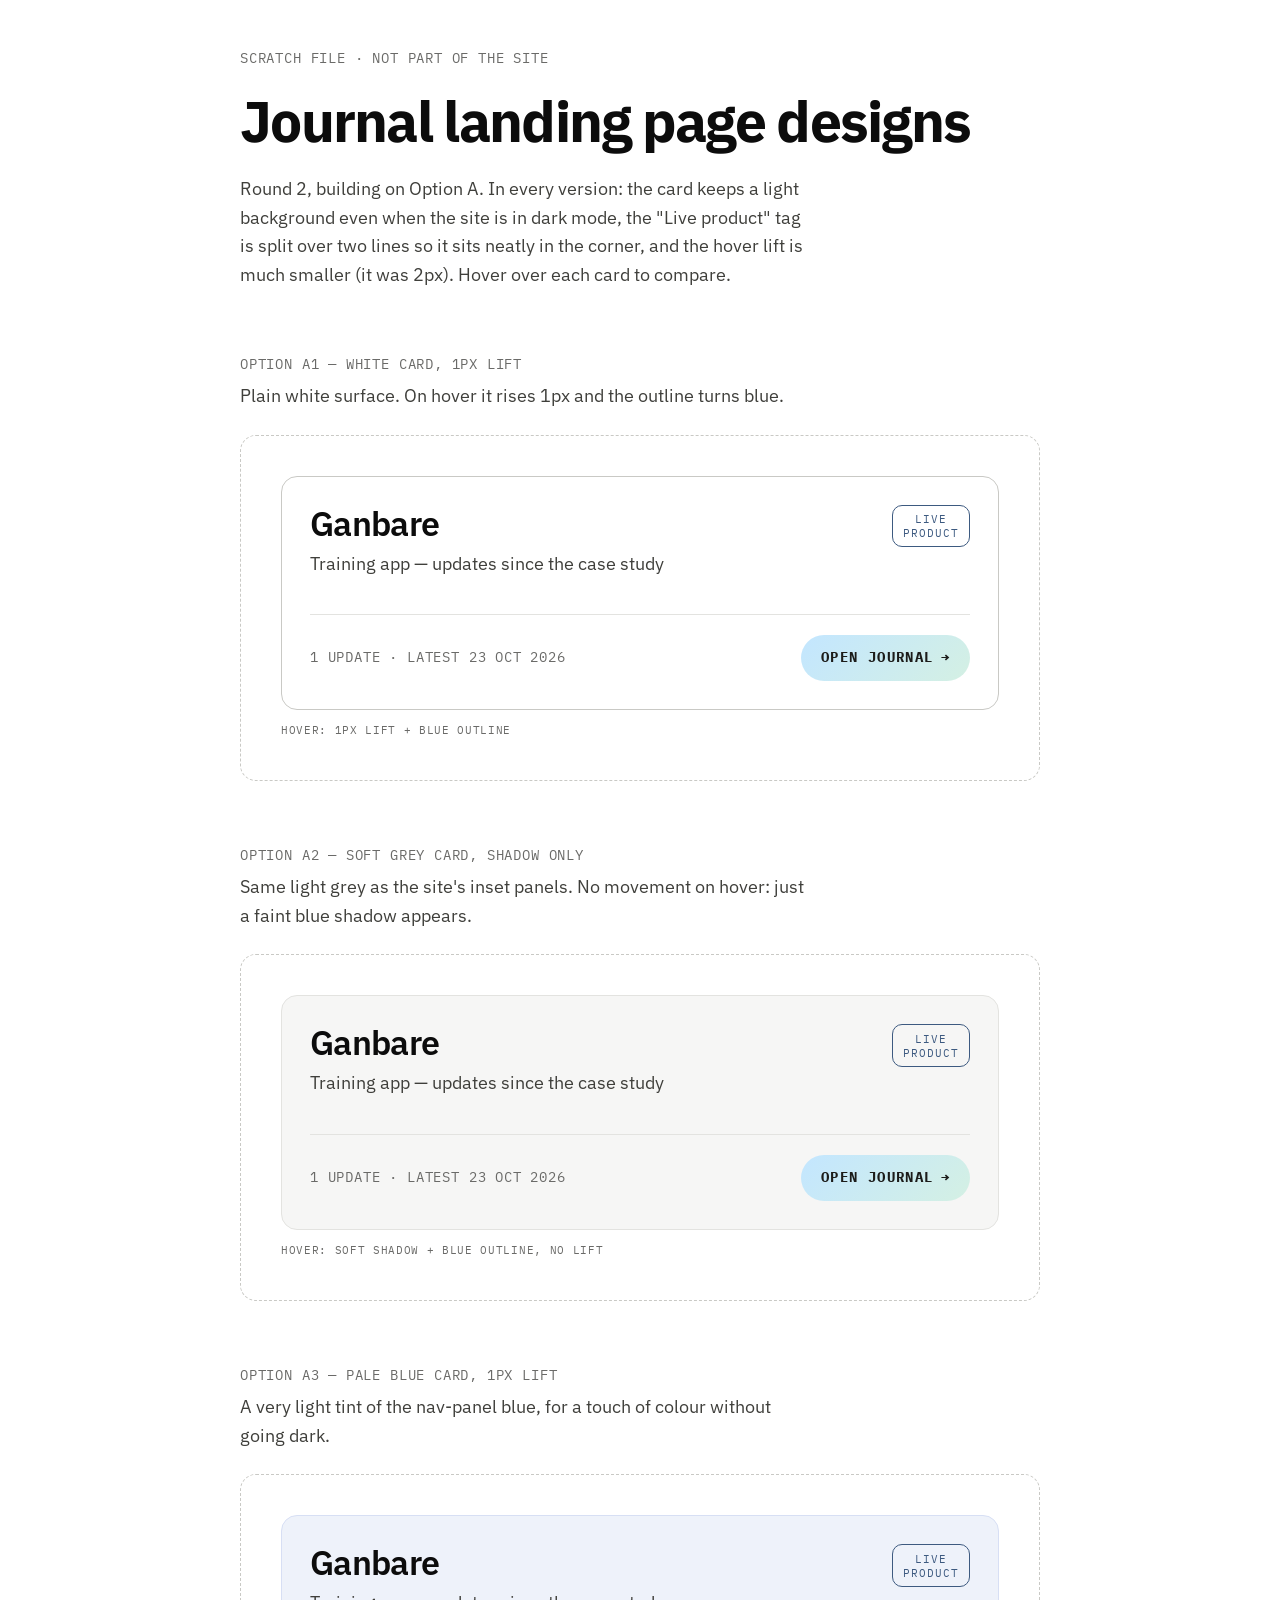
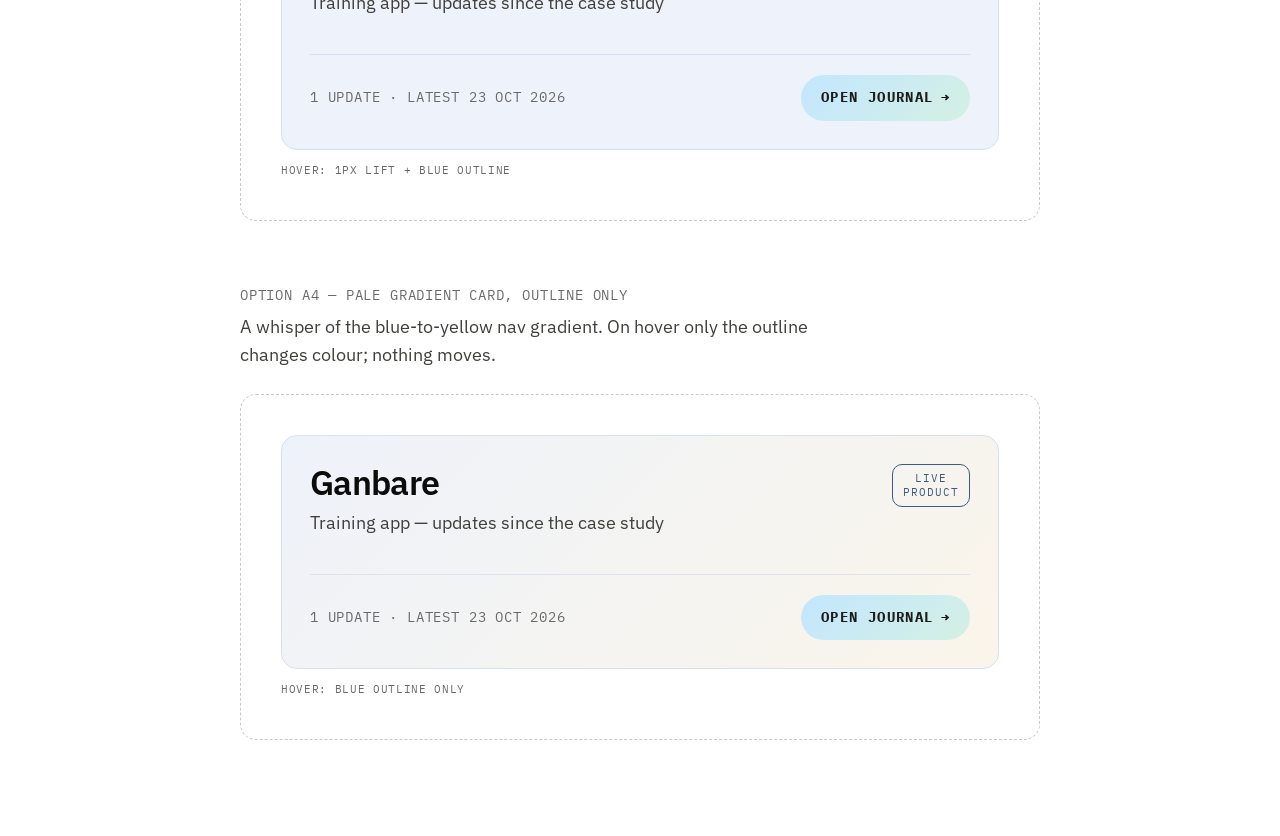
<file: journal-landing-page-designs.html>
<!doctype html>
<html lang="en">
<head>
<meta charset="utf-8">
<meta name="viewport" content="width=device-width, initial-scale=1">
<title>Journal landing page designs</title>
<link rel="preconnect" href="https://fonts.googleapis.com">
<link rel="stylesheet" href="https://fonts.googleapis.com/css2?family=IBM+Plex+Mono:wght@400;500&family=IBM+Plex+Sans:ital,wght@0,400;0,500;0,600;0,700;1,400&display=swap">
<link rel="stylesheet" href="styles.css">
<style>
  /* Scratch comparison page -- not linked from the site. */
  body { background: var(--bg); color: var(--ink); font-family: var(--font-sans); margin: 0; }
  .wrap { max-width: var(--content); margin: 0 auto; padding: 3rem 16px 6rem; }
  .option { margin-top: 4rem; }
  .option__label { font-family: var(--font-mono); font-size: var(--step--1); letter-spacing: .06em; text-transform: uppercase; color: var(--muted); margin: 0 0 .4rem; }
  .option__note { color: var(--ink-soft); max-width: var(--measure); margin: 0 0 1.5rem; }
  .mock { border: 1px dashed var(--line-strong); border-radius: 16px; padding: clamp(1.25rem, 4vw, 2.5rem); }

  /* ---- shared card: Option A as now on the site, but with a LIGHT surface
     in both themes (fixed colours, so it never turns black in dark mode) ---- */
  .card {
    --c-bg: #ffffff; --c-ink: #0c0c0c; --c-soft: #3f3f3b; --c-muted: #6a6a68;
    --c-line: #e3e3e0; --c-edge: #c9c9c5; --c-blue: #3d5a80;
    display: grid; gap: 2.25rem; padding: 1.75rem;
    background: var(--c-bg); color: var(--c-ink);
    border: 1px solid var(--c-edge); border-radius: 16px;
    text-decoration: none;
    transition: border-color .2s, transform .2s, box-shadow .2s;
  }
  .card__top { display: flex; justify-content: space-between; align-items: start; gap: 1rem; }
  .card__name { display: block; font-size: var(--step-2); font-weight: 600; letter-spacing: -.02em; line-height: 1.15; }
  .card__desc { display: block; margin-top: .4rem; color: var(--c-soft); }
  .card__foot { display: flex; justify-content: space-between; align-items: center; flex-wrap: wrap; gap: 1rem; padding-top: 1.25rem; border-top: 1px solid var(--c-line); }
  .card__count { font-family: var(--font-mono); font-size: var(--step--1); letter-spacing: .06em; text-transform: uppercase; color: var(--c-muted); }

  /* Corner tag split over two lines: narrower, so it sits snug in the corner */
  .tag {
    flex-shrink: 0; display: block; text-align: center;
    font-family: var(--font-mono); font-size: .7rem; line-height: 1.25;
    letter-spacing: .08em; text-transform: uppercase;
    color: var(--c-blue); border: 1px solid var(--c-blue);
    padding: .4rem .65rem; border-radius: 10px;
  }

  /* Backgrounds */
  .bg-white  { --c-bg: #ffffff; }
  .bg-grey   { --c-bg: #f6f6f5; --c-edge: #e3e3e0; }
  .bg-blue   { --c-bg: #eef2fa; --c-edge: #d7dff4; --c-line: #d7dff4; }
  .bg-grad   { background: linear-gradient(135deg in oklab, #eef2fa, #faf5ea); --c-edge: #d7dff4; --c-line: #dfe3ee; }

  /* Hover lifts -- all discreet */
  .lift-1:hover { transform: translateY(-1px); border-color: var(--c-blue); }
  .lift-shadow:hover { box-shadow: 0 4px 14px rgb(61 90 128 / .10); border-color: var(--c-blue); }
  .lift-none:hover { border-color: var(--c-blue); }
  @media (prefers-reduced-motion: reduce) { .card { transition: none; } .card:hover { transform: none; } }

  .hint { font-family: var(--font-mono); font-size: .7rem; letter-spacing: .06em; text-transform: uppercase; color: var(--muted); margin: .75rem 0 0; }
</style>
</head>
<body>
<div class="wrap">
  <p class="option__label">Scratch file &middot; not part of the site</p>
  <h1 style="font-size:var(--step-3);margin:.3rem 0 .5rem;letter-spacing:-.03em">Journal landing page designs</h1>
  <p class="option__note">Round 2, building on Option A. In every version: the card keeps a light background even when the site is in dark mode, the "Live product" tag is split over two lines so it sits neatly in the corner, and the hover lift is much smaller (it was 2px). Hover over each card to compare.</p>

  <section class="option">
    <p class="option__label">Option A1 &mdash; White card, 1px lift</p>
    <p class="option__note">Plain white surface. On hover it rises 1px and the outline turns blue.</p>
    <div class="mock">
      <a class="card bg-white lift-1" href="#">
        <span class="card__top">
          <span><span class="card__name">Ganbare</span><span class="card__desc">Training app &mdash; updates since the case study</span></span>
          <span class="tag">Live<br>product</span>
        </span>
        <span class="card__foot"><span class="card__count">1 update &middot; Latest 23 Oct 2026</span><span class="link-arrow">Open journal <span aria-hidden="true">&rarr;</span></span></span>
      </a>
      <p class="hint">Hover: 1px lift + blue outline</p>
    </div>
  </section>

  <section class="option">
    <p class="option__label">Option A2 &mdash; Soft grey card, shadow only</p>
    <p class="option__note">Same light grey as the site's inset panels. No movement on hover: just a faint blue shadow appears.</p>
    <div class="mock">
      <a class="card bg-grey lift-shadow" href="#">
        <span class="card__top">
          <span><span class="card__name">Ganbare</span><span class="card__desc">Training app &mdash; updates since the case study</span></span>
          <span class="tag">Live<br>product</span>
        </span>
        <span class="card__foot"><span class="card__count">1 update &middot; Latest 23 Oct 2026</span><span class="link-arrow">Open journal <span aria-hidden="true">&rarr;</span></span></span>
      </a>
      <p class="hint">Hover: soft shadow + blue outline, no lift</p>
    </div>
  </section>

  <section class="option">
    <p class="option__label">Option A3 &mdash; Pale blue card, 1px lift</p>
    <p class="option__note">A very light tint of the nav-panel blue, for a touch of colour without going dark.</p>
    <div class="mock">
      <a class="card bg-blue lift-1" href="#">
        <span class="card__top">
          <span><span class="card__name">Ganbare</span><span class="card__desc">Training app &mdash; updates since the case study</span></span>
          <span class="tag">Live<br>product</span>
        </span>
        <span class="card__foot"><span class="card__count">1 update &middot; Latest 23 Oct 2026</span><span class="link-arrow">Open journal <span aria-hidden="true">&rarr;</span></span></span>
      </a>
      <p class="hint">Hover: 1px lift + blue outline</p>
    </div>
  </section>

  <section class="option">
    <p class="option__label">Option A4 &mdash; Pale gradient card, outline only</p>
    <p class="option__note">A whisper of the blue-to-yellow nav gradient. On hover only the outline changes colour; nothing moves.</p>
    <div class="mock">
      <a class="card bg-grad lift-none" href="#">
        <span class="card__top">
          <span><span class="card__name">Ganbare</span><span class="card__desc">Training app &mdash; updates since the case study</span></span>
          <span class="tag">Live<br>product</span>
        </span>
        <span class="card__foot"><span class="card__count">1 update &middot; Latest 23 Oct 2026</span><span class="link-arrow">Open journal <span aria-hidden="true">&rarr;</span></span></span>
      </a>
      <p class="hint">Hover: blue outline only</p>
    </div>
  </section>
</div>
</body>
</html>
</file>
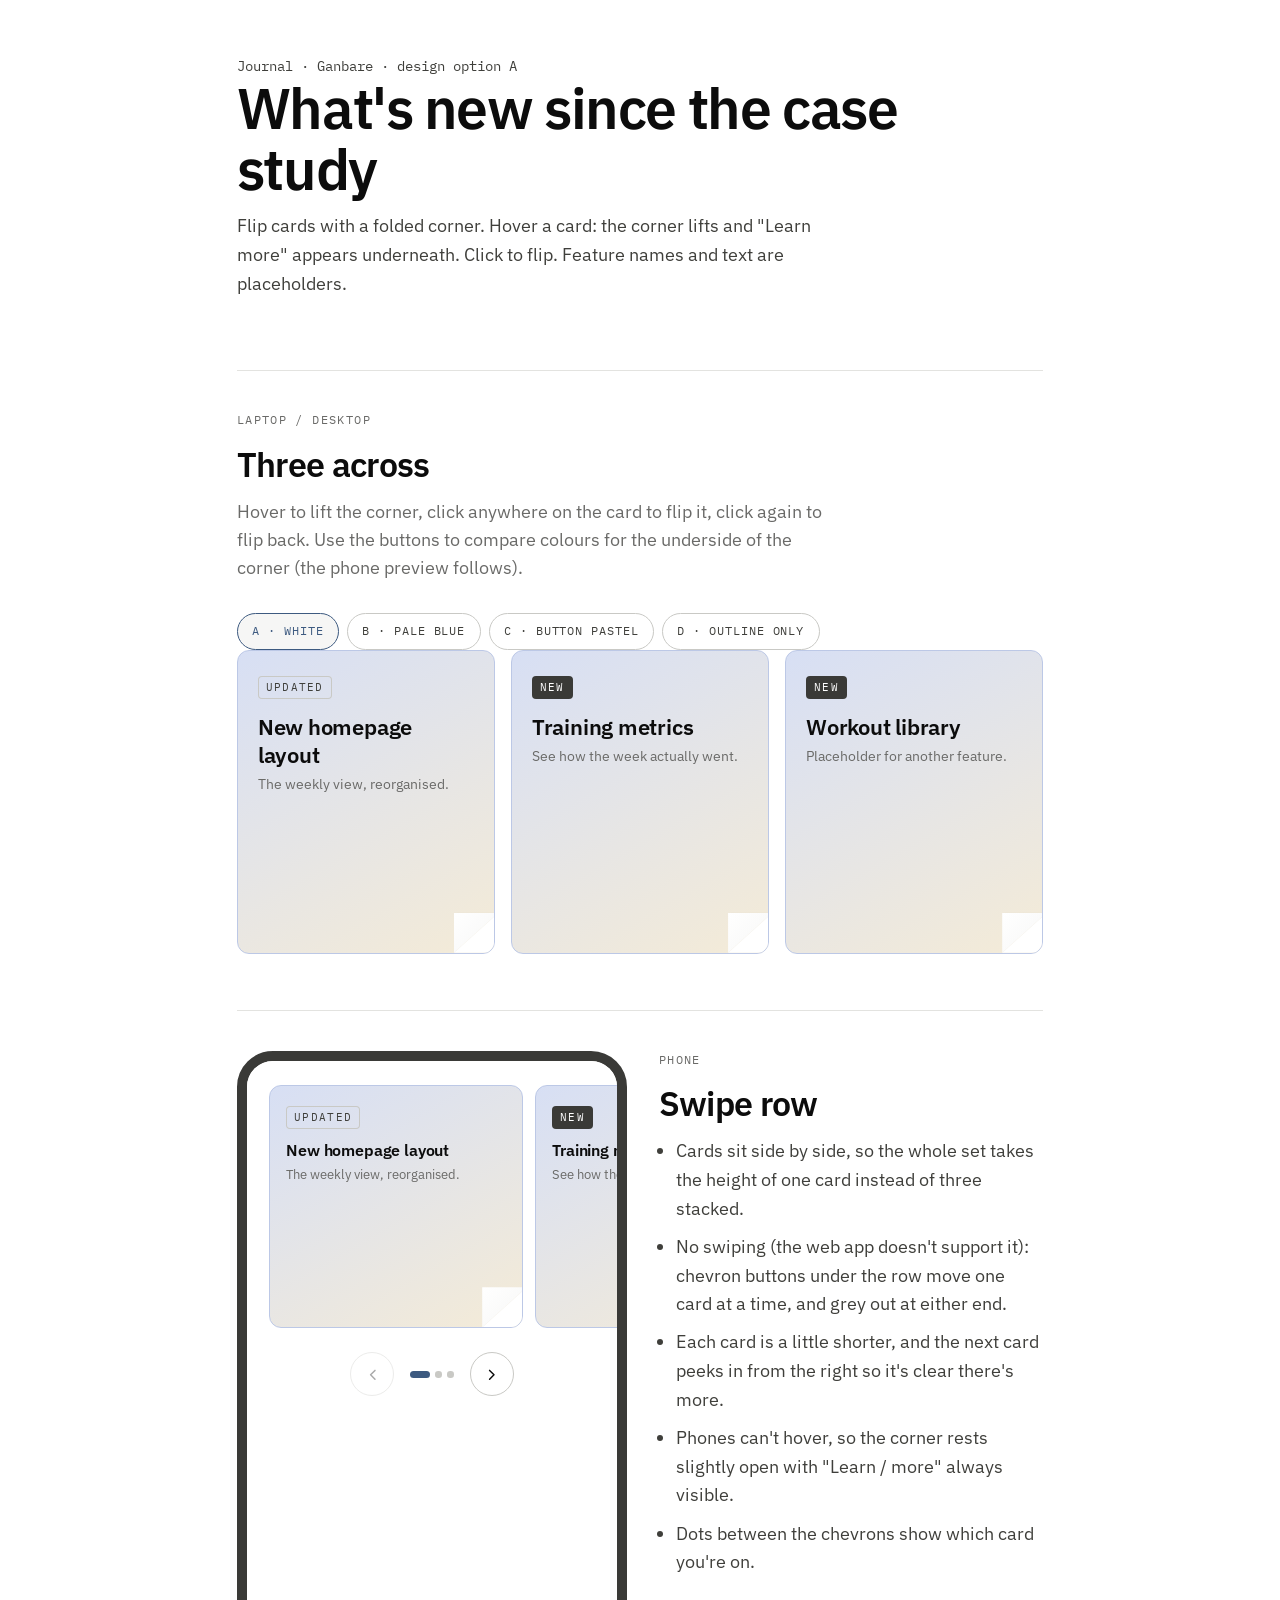
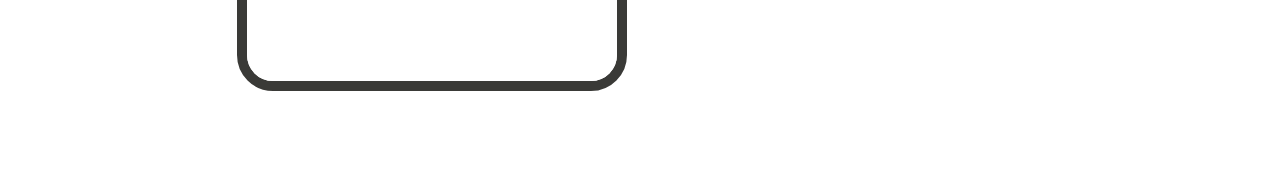
<file: assets/journal/feature-cards-options.html>
<!doctype html>
<html lang="en">
<head>
<meta charset="utf-8">
<meta name="viewport" content="width=device-width, initial-scale=1">
<title>Feature cards — flip + folded corner</title>
<link rel="stylesheet" href="https://fonts.googleapis.com/css2?family=IBM+Plex+Mono:wght@400;500&family=IBM+Plex+Sans:ital,wght@0,400;0,500;0,600;0,700;1,400&display=swap">
<link rel="stylesheet" href="../../styles.css">
<style>
  /* No absolute positioning: stacked layers share one grid cell, so every
     card is exactly as tall as its content and nothing spills over. */

  /* ---------- page ---------- */
  .mk { max-width: 60rem; margin: 0 auto; padding: 0 var(--gutter) var(--rhythm); }
  .mk-head { padding: 3.5rem 0 1rem; }
  .mk-eyebrow { margin: 0 0 1rem; font-family: var(--font-mono); font-size: var(--step--1); color: var(--muted); }
  .mk-head h1 { margin: 0 0 .75rem; font-size: var(--step-3); font-weight: 600; letter-spacing: -.025em; line-height: 1.08; }
  .mk-head p { margin: 0; max-width: 38rem; color: var(--ink-soft); line-height: 1.6; }
  .mk-opt { margin-top: 3.5rem; padding-top: 2.5rem; border-top: 1px solid var(--line); }
  .mk-opt__label { margin: 0 0 .5rem; font-family: var(--font-mono); font-size: .72rem; letter-spacing: .12em; text-transform: uppercase; color: var(--muted); }
  .mk-opt h2 { margin: 0 0 .4rem; font-size: var(--step-2); font-weight: 600; letter-spacing: -.02em; }
  .mk-opt__desc { margin: 0 0 2rem; max-width: 38rem; color: var(--muted); line-height: 1.55; }

  /* inside the phone preview: just the cards */
  .is-embed .mk-head, .is-embed .mk-opt__intro, .is-embed .phone-preview { display: none; }
  .is-embed .mk-opt { margin-top: 0; border-top: 0; padding-top: 1.5rem; }

  /* ---------- card text ---------- */
  .kind { display: inline-block; padding: .2rem .5rem; border-radius: 4px; font-family: var(--font-mono); font-size: .66rem; letter-spacing: .12em; text-transform: uppercase; background: var(--panel); color: var(--panel-ink); }
  .kind--upd { background: transparent; color: var(--ink-soft); box-shadow: inset 0 0 0 1px var(--line-strong); }
  .f-name { display: block; margin: .85rem 0 .3rem; font-size: var(--step-1); font-weight: 600; line-height: 1.25; letter-spacing: -.01em; }
  .f-teaser { display: block; font-size: var(--step--1); color: var(--muted); line-height: 1.5; }
  .f-text { display: block; font-size: var(--step--1); color: var(--ink-soft); line-height: 1.6; }
  .shot { display: block; width: 100%; aspect-ratio: 16 / 10; object-fit: cover; object-position: top; border-radius: 8px; border: 1px solid var(--line); background: var(--bg-inset); }

  /* ---------- layout: 3 across on desktop, swipe row on phone ---------- */
  .cards { display: grid; gap: 1rem; grid-template-columns: repeat(3, 1fr); }
  .swipe-hint { display: none; }
  @media (max-width: 639px) {
    /* No swiping in the web app: the row doesn't scroll by touch
       (overflow hidden); the chevron buttons move it one card at a time. */
    .cards {
      grid-template-columns: none; grid-auto-flow: column; grid-auto-columns: 78%;
      gap: .75rem; overflow-x: hidden; scroll-behavior: smooth;
      margin-inline: calc(var(--gutter) * -1); padding: 0 var(--gutter) .75rem;
      scroll-padding-inline: var(--gutter);
    }
    .swipe-hint { display: flex; justify-content: center; align-items: center; gap: 1rem; margin-top: .75rem; }
    .nav-btn {
      display: grid; place-items: center; width: 2.75rem; height: 2.75rem; padding: 0;
      border-radius: 50%; border: 1px solid var(--line-strong); background: var(--bg); color: var(--ink);
      cursor: pointer; transition: border-color .2s, opacity .2s;
    }
    .nav-btn:not(:disabled):active { border-color: var(--product-outline); color: var(--product-outline); }
    .nav-btn:disabled { opacity: .35; cursor: default; }
    .nav-btn svg { width: 1.1rem; height: 1.1rem; }
    .nav-count { font-family: var(--font-mono); font-size: .68rem; letter-spacing: .12em; text-transform: uppercase; color: var(--muted); }
    .dots { display: flex; gap: .35rem; }
    .dots i { width: .4rem; height: .4rem; border-radius: 50%; background: var(--line-strong); transition: width .25s; }
    .dots i.on { width: 1.2rem; border-radius: 999px; background: var(--product-outline); }
  }

  /* ---------- flip card ---------- */
  .flip { display: block; width: 100%; padding: 0; margin: 0; border: 0; background: none; font: inherit; color: inherit; text-align: left; cursor: pointer; perspective: 1400px; }
  .flip:focus-visible { outline: 2px solid var(--ink); outline-offset: 3px; border-radius: 12px; }
  .flip__inner { display: grid; transform-style: preserve-3d; transition: transform .7s cubic-bezier(.2,.7,.2,1); }
  .flip.is-open .flip__inner { transform: rotateY(180deg); }
  .flip__face {
    grid-area: 1 / 1; display: grid; grid-template-rows: 1fr; min-height: 19rem;
    border-radius: 12px; border: 1px solid var(--line-strong); background: var(--bg); overflow: hidden;
    backface-visibility: hidden; -webkit-backface-visibility: hidden;
  }
  .flip__front { background: linear-gradient(150deg in oklab, var(--rail-a), var(--rail-b)); border-color: var(--rail-edge); }
  .flip__back { transform: rotateY(180deg); }
  /* content and corner share the one cell; the corner sits bottom-right */
  .face__content { grid-area: 1 / 1; display: flex; flex-direction: column; gap: .9rem; padding: 1.25rem 1.25rem 4.5rem; }
  .flip__front .face__content { gap: 0; }
  .fold { grid-area: 1 / 1; align-self: end; justify-self: end; }

  @media (max-width: 639px) {
    .flip__face { min-height: 15rem; }
    .face__content { padding: 1rem 1rem 4rem; gap: .7rem; }
    .f-name { font-size: var(--step-0); margin-top: .7rem; }
    .flip__back .shot { aspect-ratio: 16 / 8; }
  }

  /* ---------- folded corner + "Learn more" underneath ----------
     Two triangles in one square: the page underneath (dark, holding the
     label) and the folded-over flap (light, with a soft shadow). Hovering
     the card makes the square bigger, so the fold lifts and the label
     slides into view. On touch screens it rests half-open so the label is
     always readable. */
  /* Round 2: no black underside; "Learn / more" on two lines so the label
     is narrow and the corner only needs a small, discreet lift. The
     underside colour is switchable (corner-a/b/c on <html>). */
  .fold { display: grid; width: 2.5rem; height: 2.5rem; transition: width .35s cubic-bezier(.2,.7,.2,1), height .35s cubic-bezier(.2,.7,.2,1); }
  .fold > * { grid-area: 1 / 1; }
  .fold__under {
    display: flex; align-items: flex-end; justify-content: flex-end; padding: 0 .55rem .5rem 0;
    background: var(--u-bg, #ffffff); color: var(--u-ink, #3d5a80);
    box-shadow: inset 0 0 0 1px var(--u-edge, transparent);
    clip-path: polygon(100% 0, 100% 100%, 0 100%);
    font-family: var(--font-mono); font-size: .6rem; font-weight: 500; line-height: 1.3;
    letter-spacing: .12em; text-transform: uppercase; text-align: right;
  }
  .fold__under span { opacity: 0; transform: translate(4px, 4px); transition: opacity .25s ease .1s, transform .35s ease .05s; }
  .fold__flap {
    background: linear-gradient(135deg, var(--bg) 0%, var(--bg-inset) 100%);
    clip-path: polygon(0 0, 100% 0, 0 100%);
    filter: drop-shadow(1px 1px 2px rgb(0 0 0 / .14));
  }
  .flip:hover .fold, .flip:focus-visible .fold { width: 5.25rem; height: 5.25rem; }
  .flip:hover .fold__under span, .flip:focus-visible .fold__under span { opacity: 1; transform: none; }
  @media (hover: none) {
    .fold { width: 4.75rem; height: 4.75rem; }
    .fold__under span { opacity: 1; transform: none; }
  }
  /* underside options */
  .corner-a { --u-bg: #ffffff;  --u-ink: #3d5a80; }                    /* white, blue text */
  .corner-b { --u-bg: #d7dff4;  --u-ink: #2c4466; }                    /* pale nav blue */
  .corner-c { --u-bg: #c3e6ff;  --u-ink: #1c1c1a; }                    /* button pastel */
  .corner-d { --u-bg: transparent; --u-ink: #3d5a80; --u-edge: #3d5a80; } /* outline only */

  /* switcher (design doc only) */
  .switch { display: flex; flex-wrap: wrap; gap: .5rem; margin: 1.5rem 0 0; }
  .switch button { font: inherit; font-family: var(--font-mono); font-size: .72rem; letter-spacing: .08em; text-transform: uppercase;
    padding: .5rem .9rem; border-radius: 999px; border: 1px solid var(--line-strong); background: var(--bg); color: var(--ink-soft); cursor: pointer; }
  .switch button[aria-pressed="true"] { border-color: var(--product-outline); color: var(--product-outline); background: var(--bg-inset); }
  .is-embed .switch { display: none; }

  /* phone preview frame (desktop only) */
  .phone-preview { display: grid; gap: 2rem; align-items: start; }
  @media (min-width: 900px) { .phone-preview { grid-template-columns: auto 1fr; } }
  .phone { width: 390px; max-width: 100%; height: 640px; border: 10px solid var(--panel); border-radius: 36px; overflow: hidden; background: var(--bg); }
  .phone iframe { display: block; width: 100%; height: 100%; border: 0; }
  .phone-notes { margin: 0; padding: 0 0 0 1.1rem; color: var(--ink-soft); line-height: 1.6; max-width: 26rem; }
  .phone-notes li + li { margin-top: .6rem; }
  @media (max-width: 639px) { .phone-preview { display: none; } }

  @media (prefers-reduced-motion: reduce) {
    *, *::before, *::after { transition-duration: .01ms !important; animation-duration: .01ms !important; }
  }
</style>
<script>if (location.search.indexOf('embed') > -1) document.documentElement.classList.add('is-embed');</script>
</head>
<body>
<div class="mk">

  <header class="mk-head">
    <p class="mk-eyebrow">Journal · Ganbare · design option A</p>
    <h1>What's new since the case study</h1>
    <p>Flip cards with a folded corner. Hover a card: the corner lifts and "Learn more" appears underneath. Click to flip. Feature names and text are placeholders.</p>
  </header>

  <section class="mk-opt">
    <div class="mk-opt__intro">
      <p class="mk-opt__label">Laptop / desktop</p>
      <h2>Three across</h2>
      <p class="mk-opt__desc">Hover to lift the corner, click anywhere on the card to flip it, click again to flip back. Use the buttons to compare colours for the underside of the corner (the phone preview follows).</p>
      <div class="switch" role="group" aria-label="Corner underside colour">
        <button type="button" data-corner="a" aria-pressed="true">A · White</button>
        <button type="button" data-corner="b" aria-pressed="false">B · Pale blue</button>
        <button type="button" data-corner="c" aria-pressed="false">C · Button pastel</button>
        <button type="button" data-corner="d" aria-pressed="false">D · Outline only</button>
      </div>
    </div>

    <div class="cards">
      <button class="flip" type="button" aria-expanded="false">
        <span class="flip__inner">
          <span class="flip__face flip__front">
            <span class="face__content"><span><span class="kind kind--upd">Updated</span></span><span class="f-name">New homepage layout</span><span class="f-teaser">The weekly view, reorganised.</span></span>
            <span class="fold" aria-hidden="true"><span class="fold__under"><span>Learn<br>more</span></span><span class="fold__flap"></span></span>
          </span>
          <span class="flip__face flip__back">
            <span class="face__content"><img class="shot" src="../ganbare/product-1-homepage-v2.png" alt=""><span class="f-text">Placeholder: what changed in the layout, and why.</span></span>
            <span class="fold" aria-hidden="true"><span class="fold__under"><span>Back</span></span><span class="fold__flap"></span></span>
          </span>
        </span>
      </button>
      <button class="flip" type="button" aria-expanded="false">
        <span class="flip__inner">
          <span class="flip__face flip__front">
            <span class="face__content"><span><span class="kind">New</span></span><span class="f-name">Training metrics</span><span class="f-teaser">See how the week actually went.</span></span>
            <span class="fold" aria-hidden="true"><span class="fold__under"><span>Learn<br>more</span></span><span class="fold__flap"></span></span>
          </span>
          <span class="flip__face flip__back">
            <span class="face__content"><img class="shot" src="../ganbare/product-3-live-tracker.png" alt=""><span class="f-text">Placeholder: which metrics, and what they show.</span></span>
            <span class="fold" aria-hidden="true"><span class="fold__under"><span>Back</span></span><span class="fold__flap"></span></span>
          </span>
        </span>
      </button>
      <button class="flip" type="button" aria-expanded="false">
        <span class="flip__inner">
          <span class="flip__face flip__front">
            <span class="face__content"><span><span class="kind">New</span></span><span class="f-name">Workout library</span><span class="f-teaser">Placeholder for another feature.</span></span>
            <span class="fold" aria-hidden="true"><span class="fold__under"><span>Learn<br>more</span></span><span class="fold__flap"></span></span>
          </span>
          <span class="flip__face flip__back">
            <span class="face__content"><img class="shot" src="../ganbare/product-2-library.png" alt=""><span class="f-text">Placeholder: what it does and what you learned.</span></span>
            <span class="fold" aria-hidden="true"><span class="fold__under"><span>Back</span></span><span class="fold__flap"></span></span>
          </span>
        </span>
      </button>
    </div>
    <div class="swipe-hint">
      <button class="nav-btn" type="button" data-dir="-1" aria-label="Previous card" disabled>
        <svg viewBox="0 0 24 24" fill="none" stroke="currentColor" stroke-width="2" stroke-linecap="round" stroke-linejoin="round" aria-hidden="true"><path d="M15 18l-6-6 6-6"/></svg>
      </button>
      <span class="dots" aria-hidden="true"><i class="on"></i><i></i><i></i></span>
      <button class="nav-btn" type="button" data-dir="1" aria-label="Next card">
        <svg viewBox="0 0 24 24" fill="none" stroke="currentColor" stroke-width="2" stroke-linecap="round" stroke-linejoin="round" aria-hidden="true"><path d="M9 6l6 6-6 6"/></svg>
      </button>
    </div>
  </section>

  <section class="mk-opt phone-preview">
    <div class="phone"><iframe src="feature-cards-options.html?embed" title="Phone preview of the feature cards"></iframe></div>
    <div>
      <p class="mk-opt__label">Phone</p>
      <h2>Swipe row</h2>
      <ul class="phone-notes">
        <li>Cards sit side by side, so the whole set takes the height of one card instead of three stacked.</li>
        <li>No swiping (the web app doesn't support it): chevron buttons under the row move one card at a time, and grey out at either end.</li>
        <li>Each card is a little shorter, and the next card peeks in from the right so it's clear there's more.</li>
        <li>Phones can't hover, so the corner rests slightly open with "Learn / more" always visible.</li>
        <li>Dots between the chevrons show which card you're on.</li>
      </ul>
    </div>
  </section>

</div>

<script>
  document.querySelectorAll('.flip').forEach(function (card) {
    card.addEventListener('click', function () {
      var open = card.classList.toggle('is-open');
      card.setAttribute('aria-expanded', open);
    });
  });

  /* phone: chevrons move the row one card at a time (no swipe) */
  var row = document.querySelector('.cards');
  var cards = row.children;
  var dots = document.querySelectorAll('.dots i');
  var prev = document.querySelector('.nav-btn[data-dir="-1"]');
  var next = document.querySelector('.nav-btn[data-dir="1"]');
  var current = 0;
  function go(i) {
    current = Math.max(0, Math.min(cards.length - 1, i));
    row.scrollLeft = cards[current].offsetLeft - cards[0].offsetLeft;
    dots.forEach(function (d, j) { d.classList.toggle('on', j === current); });
    prev.disabled = current === 0;
    next.disabled = current === cards.length - 1;
  }
  prev.addEventListener('click', function () { go(current - 1); });
  next.addEventListener('click', function () { go(current + 1); });

  /* corner colour switcher; carried into the phone preview via ?corner= */
  var root = document.documentElement;
  var m = location.search.match(/corner=([a-d])/);
  function setCorner(c) {
    root.classList.remove('corner-a', 'corner-b', 'corner-c', 'corner-d');
    root.classList.add('corner-' + c);
    document.querySelectorAll('.switch button').forEach(function (b) {
      b.setAttribute('aria-pressed', b.dataset.corner === c);
    });
    var f = document.querySelector('.phone iframe');
    if (f) f.src = 'feature-cards-options.html?embed&corner=' + c;
  }
  document.querySelectorAll('.switch button').forEach(function (b) {
    b.addEventListener('click', function () { setCorner(b.dataset.corner); });
  });
  root.classList.add('corner-' + (m ? m[1] : 'a'));
</script>
</body>
</html>
</file>
<file: styles.css>
/* ============================================================
   Juliette Kuno — portfolio
   Shared styles for every page. Black & white, IBM Plex.
   ============================================================ */

:root {
  --bg:          #ffffff;
  --bg-inset:    #f6f6f5;
  --ink:         #0c0c0c;
  --muted:       #6a6a68;
  --line:        #e3e3e0;
  --line-strong: #c9c9c5;

  --font-sans: "IBM Plex Sans", -apple-system, BlinkMacSystemFont, "Segoe UI", Helvetica, Arial, sans-serif;
  --font-mono: "IBM Plex Mono", ui-monospace, "SF Mono", Menlo, Consolas, monospace;

  /* Fluid type scale */
  --step--1: clamp(0.78rem, 0.75rem + 0.15vw, 0.85rem);
  --step-0:  clamp(1rem, 0.96rem + 0.2vw, 1.125rem);
  --step-1:  clamp(1.15rem, 1.05rem + 0.5vw, 1.4rem);
  --step-2:  clamp(1.4rem, 1.15rem + 1.25vw, 2.1rem);
  --step-3:  clamp(1.9rem, 1.35rem + 2.75vw, 3.6rem);

  --measure: 36rem;
  --gutter: clamp(1.25rem, 6vw, 5rem);
  --rhythm: clamp(3.5rem, 8vw, 6.5rem);
  --content: 52rem;
  --nav-h: 3.5rem;

  --flag: #c0392b; /* editorial / work-in-progress notes */
  --ink-soft: #3f3f3b; /* secondary text that still needs to read clearly */

  /* Filled panels (case-study meta bar, floating button) — charcoal, not pure black */
  --panel:     #3a3a37;
  --panel-ink: #ffffff;
  --thumb:     #ffffff;  /* selected pill in the case-study toggle */
  --thumb-ink: #3a3a37;

  /* Navigation panel behind the toggle + contents rail. Blue into a warm
     yellow, interpolated in oklab so it doesn't pass through mud.
     2026-09-29: first pass (#c4d0ee/#eee1c4) read as too dark -- settled on
     a brighter middle ground, still more saturated than the original
     near-white pastel but lighter than that first pass. Text on it is
     --ink-soft, not --muted, so contrast stays comfortably high (~8:1)
     either way. */
  --rail-a:         #d7dff4;
  --rail-b:         #f4ebd7;
  --rail-edge:      #bcc8e6;

  /* Product section's four screenshot cards (2026-09-25): was a flat olive
     fill, now an outline instead -- a darker echo of the rail gradient's
     blue endpoint above, so the cards nod at the same nav-panel colour
     without repeating it as a solid block. */
  --product-outline: #3d5a80;
  --rail-rule:      rgb(12 12 12 / 0.22);
  --rail-rule-soft: rgb(12 12 12 / 0.09);
}

@media (prefers-color-scheme: dark) {
  :root:not([data-theme="light"]) {
    --bg:          #0c0c0c;
    --bg-inset:    #161615;
    --ink:         #ededea;
    --muted:       #9a9a96;
    --line:        #2a2a28;
    --line-strong: #3d3d3a;
    --flag:        #ff7a70;
    --panel:       #2e2e2b;
    --panel-ink:   #ededea;
    --ink-soft:    #c9c9c4;
    --thumb:       #ededea;
    --thumb-ink:   #0c0c0c;
    --rail-a:         #1c2c54;
    --rail-b:         #463920;
    --rail-edge:      #2a3e6f;
    /* Lighter than light theme's --product-outline, not darker -- the page
       background here is near-black, so the outline has to move toward
       white to stay legible, same logic as the rail/outline darkening
       passes elsewhere on this page. */
    --product-outline: #6f93c9;
    --rail-rule:      rgb(237 237 234 / 0.28);
    --rail-rule-soft: rgb(237 237 234 / 0.12);
  }
}

:root[data-theme="dark"] {
  --bg:          #0c0c0c;
  --bg-inset:    #161615;
  --ink:         #ededea;
  --muted:       #9a9a96;
  --line:        #2a2a28;
  --line-strong: #3d3d3a;
  --flag:        #ff7a70;
  --panel:       #2e2e2b;
  --panel-ink:   #ededea;
  --ink-soft:    #c9c9c4;
  --thumb:       #ededea;
  --thumb-ink:   #0c0c0c;
  --rail-a:         #1c2c54;
  --rail-b:         #463920;
  --rail-edge:      #2a3e6f;
  --product-outline: #6f93c9;
  --rail-rule:      rgb(237 237 234 / 0.28);
  --rail-rule-soft: rgb(237 237 234 / 0.12);
}

* { box-sizing: border-box; }

html {
  scroll-behavior: smooth;
  /* keep a jumped-to heading clear of the sticky nav (taller when it wraps on mobile) */
  scroll-padding-top: 5.5rem;
  -webkit-text-size-adjust: 100%;
}

body {
  margin: 0;
  overflow-x: clip;
  background: var(--bg);
  color: var(--ink);
  font-family: var(--font-sans);
  font-size: var(--step-0);
  line-height: 1.6;
  -webkit-font-smoothing: antialiased;
  text-rendering: optimizeLegibility;
}

@media (prefers-reduced-motion: reduce) {
  html { scroll-behavior: auto; }
  * { animation-duration: 0.01ms !important; transition-duration: 0.01ms !important; }
}

a { color: inherit; }
p { overflow-wrap: break-word; }

::selection { background: var(--ink); color: var(--bg); }

.mono {
  font-family: var(--font-mono);
  font-size: var(--step--1);
  font-weight: 400;
  letter-spacing: 0.14em;
  text-transform: uppercase;
  color: var(--muted);
}

/* ---------- Nav (fixed to the top, always visible) ---------- */
.nav {
  position: sticky;
  top: 0;
  z-index: 100;
  display: flex;
  flex-wrap: wrap;
  align-items: baseline;
  justify-content: space-between;
  gap: 0.5rem 1.5rem;
  padding: 0.9rem var(--gutter);
  background: var(--bg);
  border-bottom: 1px solid var(--line);
}

.nav__name {
  font-family: var(--font-mono);
  font-size: var(--step--1);
  font-weight: 500;
  letter-spacing: 0.02em;
  text-decoration: none;
  white-space: nowrap;
}

.nav__links {
  display: flex;
  flex-wrap: wrap;
  gap: 0.75rem 1.25rem;
}

.nav__links a {
  font-family: var(--font-mono);
  font-size: 0.6875rem;
  letter-spacing: 0.13em;
  text-transform: uppercase;
  text-decoration: none;
  color: var(--muted);
  padding-bottom: 2px;
  border-bottom: 1px solid transparent;
  transition: color 0.15s ease, border-color 0.15s ease;
}

/* Four links no longer fit on one row on a phone at the full letter-spacing,
   which stacked the sticky nav into three rows. Tighten so they stay on one. */
@media (max-width: 480px) {
  .nav__links { column-gap: 0.75rem; }
  .nav__links a { letter-spacing: 0.04em; }
}

.nav__links a:hover,
.nav__links a:focus-visible,
.nav__links a[aria-current="page"] { color: var(--ink); border-color: var(--ink); }

/* ---------- Home hero ---------- */
.hero {
  display: flex;
  align-items: center;
  min-height: 100vh;
  min-height: calc(100svh - var(--nav-h));
  padding: clamp(3rem, 10vw, 6rem) var(--gutter);
  border-bottom: 1px solid var(--line);
}

.hero__inner { max-width: var(--content); margin: 0 auto; width: 100%; min-width: 0; }

.hero__eyebrow { margin: 0 0 1.5rem; }

.hero h1 {
  font-weight: 600;
  font-size: var(--step-3);
  line-height: 1.08;
  letter-spacing: -0.025em;
  margin: 0 0 1.25rem;
}

.hero p {
  max-width: var(--measure);
  font-size: var(--step-1);
  line-height: 1.5;
  margin: 0 0 0.9rem;
}
.hero p:last-of-type { margin-bottom: 0; }
.hero p .subtle,
.hero p.subtle { color: var(--muted); }

.hero__cta {
  display: flex;
  flex-wrap: wrap;
  gap: 0.75rem;
  margin-top: 2.25rem;
}

/* ---------- Button ---------- */
.btn {
  display: inline-flex;
  align-items: center;
  gap: 0.55rem;
  font-family: var(--font-mono);
  font-size: var(--step--1);
  letter-spacing: 0.1em;
  text-transform: uppercase;
  text-decoration: none;
  padding: 0.85rem 1.4rem;
  background: var(--ink);
  color: var(--bg);
  border: 1px solid var(--ink);
  transition: background 0.15s ease, color 0.15s ease;
}
.btn span { transition: transform 0.15s ease; }
.btn:hover,
.btn:focus-visible { background: transparent; color: var(--ink); }
.btn:hover span,
.btn:focus-visible span { transform: translateX(3px); }

/* Download CV button (2026-09-25): was squished flush against the lead
   paragraph above it (no margin-top set anywhere for a .btn inside
   .page-head). It remains a rounded, pastel filled button distinct from
   the plain solid-ink .btn used elsewhere, but the palette has been tuned
   toward blue/green hues to match the softer portfolio direction. */
.page-head .btn {
  margin-top: 1.5rem;
  border-radius: 10px;
  border: none;
  background: linear-gradient(135deg in oklab, #bfe7ff, #cfeee0);
  color: #1c1c1a;
}
.page-head .btn:hover,
.page-head .btn:focus-visible {
  background: linear-gradient(135deg in oklab, #afd8ff, #bcebd6);
  color: #1c1c1a;
}

/* ---------- Interior page shell ---------- */
.page {
  padding: var(--rhythm) var(--gutter);
}

.page-head,
.page-body {
  max-width: var(--content);
  margin-inline: auto;
}

.page-head {
  padding-bottom: clamp(1.75rem, 4vw, 2.5rem);
  margin-bottom: clamp(2rem, 4vw, 2.75rem);
  border-bottom: 1px solid var(--line);
}

.page-head h1 {
  font-weight: 600;
  font-size: var(--step-3);
  line-height: 1.08;
  letter-spacing: -0.025em;
  margin: 0;
}

.page-head__lead {
  max-width: var(--measure);
  margin: 1.25rem 0 0;
  font-size: var(--step-1);
  line-height: 1.5;
  color: var(--muted);
}

/* ---------- Prose ---------- */
.prose h2 {
  font-weight: 600;
  font-size: var(--step-2);
  line-height: 1.15;
  letter-spacing: -0.02em;
  margin: 0 0 1rem;
}

/* Divider between the About page's Experience / Certificates / Higher
   Education sections (2026-09-25) -- same "straight line above the
   heading" convention as the case study's numbered section headings
   (.cs-section > h2), just without the number. Not applied to the first
   section (Experience) -- nothing above it to divide from.
   .prose > * + * (below) has the same specificity (one class each) and
   used to win on source order, quietly overriding this margin-top down to
   1rem -- .cv-section-title now repeats the class so it wins outright,
   and the value is bumped a little further per her follow-up ask for
   more breathing room. */
.cv-section-title.cv-section-title {
  margin-top: 4rem;
  padding-top: 1.5rem;
  border-top: 2px solid var(--ink);
}

.prose h3 {
  font-weight: 600;
  font-size: var(--step-1);
  line-height: 1.25;
  letter-spacing: -0.01em;
  /* Was 0.35rem (2026-09-25) -- read as the title sitting flush against
     its own paragraph underneath. */
  margin: 0 0 0.6rem;
}

.prose p { margin: 0 0 1rem; max-width: var(--measure); }
.prose > * + * { margin-top: 1rem; }
.prose p:last-child { margin-bottom: 0; }

@media (min-width: 760px) {
  .hero h1,
  .page-head h1,
  .prose h2 { text-wrap: balance; }
}

/* ---------- Project entry ---------- */
.project + .project {
  margin-top: 2.5rem;
  padding-top: 2.5rem;
  border-top: 1px solid var(--line-strong);
}

.project h2 {
  font-weight: 600;
  font-size: var(--step-2);
  line-height: 1.15;
  letter-spacing: -0.02em;
  margin: 0 0 0.75rem;
}

.project p { max-width: var(--measure); margin: 0; }

/* Case Studies & Projects page (2026-09-29): was a single narrow column
   centred in a lot of empty width either side, the opposite of the home
   hero's wide, space-filling layout. #view-work now uses that same wide
   column (see below), and the project entry itself splits into two: the
   description on the left, the Role/Users/Platform/Status facts and the
   "Read the case study" button stacked on the right -- the same idea as
   the hero's intro/note split, so the entry actually uses the width
   instead of leaving it as dead space next to a narrow paragraph. Stacks
   back to a single column below 900px. */
.project__body {
  display: grid;
  gap: 1.75rem 3rem;
}
@media (min-width: 900px) {
  .project__body {
    grid-template-columns: 1.4fr 1fr;
    align-items: start;
  }
  .project__body p { max-width: none; }
}

.project__side { display: flex; flex-direction: column; gap: 0; }

/* Publication date (2026-11-18): a quiet italic sign-off under the
   description, so it doesn't compete with the title or the button. */
.project .project__date {
  margin-top: 1rem;
  font-style: italic;
  font-size: var(--step--1);
  color: var(--muted);
}

/* Outlined (2026-09-25) to separate the Role/Users/Platform/Status facts
   from the running paragraph above and the "Read the case study" button
   below -- rounded, but less than that button's full pill (999px), so
   the two read as different kinds of thing. */
.project__meta {
  display: grid;
  grid-template-columns: repeat(auto-fit, minmax(7.5rem, 1fr));
  gap: 1rem 1.5rem;
  margin: 0;
  padding: 1.25rem 1.5rem;
  border: 1px solid var(--line-strong);
  border-radius: 12px;
  list-style: none;
}
@media (min-width: 900px) {
  .project__meta { grid-template-columns: 1fr 1fr; }
}

.project__meta li {
  font-family: var(--font-mono);
  font-size: var(--step--1);
  letter-spacing: 0.06em;
  text-transform: uppercase;
  color: var(--muted);
}

.project__meta b {
  display: block;
  font-weight: 500;
  color: var(--ink);
  letter-spacing: 0.02em;
  margin-top: 0.2rem;
}

/* "Read the case study" button (2026-09-25, latest move): sits just below
   the Role/Users/Platform/Status outline, outside it, lined up with its
   right edge -- not inside the box, and not next to the title anymore
   (tried both). .project__meta and this share the article's full width,
   so flex-end here lands on the same right edge as the outline above it. */
.project__cta {
  display: flex;
  justify-content: flex-end;
  margin-top: 1.5rem;
}

/* Was a plain underlined text link -- easy to miss as the only way into
   the case study. Now a rounded pill with a soft blue-green pastel
   gradient, bolder label, and the same fixed dark text as the About
   page's CV gradient button. */
.link-arrow {
  display: inline-flex;
  align-items: baseline;
  gap: 0.45rem;
  flex-shrink: 0;
  padding: 0.75rem 1.25rem;
  border-radius: 999px;
  background: linear-gradient(135deg in oklab, #c3e6ff, #d4f0e3);
  font-family: var(--font-mono);
  font-size: var(--step--1);
  font-weight: 700;
  letter-spacing: 0.1em;
  text-transform: uppercase;
  text-decoration: none;
  color: #1c1c1a;
  transition: background 0.15s ease;
}
.link-arrow:hover,
.link-arrow:focus-visible {
  background: linear-gradient(135deg in oklab, #b4ddff, #c1ead6);
}
/* "Check out the app" beside the case study's Ganbare title. Pushed to the
   far right of the row with space-between (2026-09-29) -- .cs-title-row
   spans the same width as .cs-meta below it (both direct children of the
   unconstrained .page-head inside .cs-main), so the button's right edge
   now lines up flush with the right edge of the "Status" box, while
   staying level with the title on the same row. Wraps to its own line
   below the title on narrow screens where there isn't room for both. The
   arrow is diagonal (opens the live app in a new tab), so its hover nudge
   goes up-right rather than straight right. */
.cs-title-row {
  display: flex;
  flex-wrap: wrap;
  align-items: flex-end;
  justify-content: space-between;
  gap: 0.75rem 1.5rem;
}
.cs-title-row .link-arrow:hover span,
.cs-title-row .link-arrow:focus-visible span { transform: translate(2px, -2px); }
.link-arrow span { transition: transform 0.15s ease; }
.link-arrow:hover span,
.link-arrow:focus-visible span { transform: translateX(3px); }

.note {
  margin-top: 2.5rem;
  padding-top: 1.5rem;
  border-top: 1px solid var(--line);
  font-size: var(--step--1);
  color: var(--muted);
}

/* ---------- About / CV ---------- */
.cv {
  margin: 1.5rem 0 0;
  display: grid;
  gap: 1.75rem;
}

.cv__row {
  display: grid;
  grid-template-columns: 1fr;
  gap: 0.35rem;
}

@media (min-width: 520px) {
  .cv__row { grid-template-columns: 7rem 1fr; gap: 0.5rem 1.5rem; }
}

.cv__year {
  font-family: var(--font-mono);
  font-size: var(--step--1);
  letter-spacing: 0.04em;
  color: var(--muted);
  padding-top: 0.25rem;
}

.tags {
  display: flex;
  flex-wrap: wrap;
  gap: 0.5rem;
  margin: 1.5rem 0 0;
  padding: 0;
  list-style: none;
}

.tags li {
  font-family: var(--font-mono);
  font-size: 0.6875rem;
  letter-spacing: 0.05em;
  text-transform: uppercase;
  color: var(--muted);
  border: 1px solid var(--line-strong);
  border-radius: 999px;
  padding: 0.3rem 0.7rem;
}

/* ---------- Contact ---------- */
.contact-list {
  margin: 0;
  padding: 0;
  list-style: none;
}

.contact-list li { border-bottom: 1px solid var(--line); }

.contact-list a {
  display: flex;
  flex-wrap: wrap;
  align-items: baseline;
  justify-content: space-between;
  gap: 0.15rem 1rem;
  padding: 1rem 0;
  text-decoration: none;
}

.contact-list .label {
  font-family: var(--font-mono);
  font-size: var(--step--1);
  letter-spacing: 0.13em;
  text-transform: uppercase;
  color: var(--muted);
}

.contact-list .value {
  font-size: var(--step-1);
  font-weight: 500;
  letter-spacing: -0.01em;
  overflow-wrap: anywhere;
}

.contact-list a:hover .value,
.contact-list a:focus-visible .value {
  text-decoration: underline;
  text-underline-offset: 4px;
}

@media (max-width: 480px) {
  .contact-list a { flex-direction: column; align-items: flex-start; }
}

/* ============================================================
   Case study page
   ============================================================ */

.cs-lead {
  max-width: var(--measure);
  margin: 1.25rem 0 0;
  font-size: var(--step-1);
  line-height: 1.4;
  font-weight: 500;
  letter-spacing: -0.01em;
  color: var(--ink);
}

/* ---- Sticky section rail (wide screens only) ---- */
.cs-main { min-width: 0; }
.cs-rail { display: none; }

@media (min-width: 1120px) {
  .cs-layout {
    display: grid;
    grid-template-columns: 18rem minmax(0, 1fr);
    gap: clamp(2.5rem, 5vw, 5.5rem);
    justify-content: start;
    align-items: stretch;
    /* border-box, so this cap includes the page's left+right gutters */
    max-width: 91rem;
    /* left-aligned, not centred, so the rail starts on the same gutter as the
       "Juliette Kuno" nav name directly above it */
    margin-inline: 0;
  }
  .cs-layout .cs-main > .page-head,
  .cs-layout .cs-main > .page-body {
    max-width: none;
    margin-inline: 0;
  }
  .cs-layout .cs-main > .page-head {
    margin-bottom: 0;
    padding-bottom: 0;
    border-bottom: 0;
  }
  .cs-layout .cs-main .page-body > .cs-section:first-child {
    margin-top: clamp(2.5rem, 5vw, 3.5rem);
  }
  .cs-rail {
    display: block;
    /* Pull the rail up out of .page's own top padding (var(--rhythm), up
       to 104px) so the gradient panel starts right under the nav instead
       of leaving a big empty gap above it (2026-09-24). That padding is
       still right for the content column below the page title, so this is
       scoped to the rail only, not changed at the .page level. Matches
       the sticky "top" offset below (nav-h + 1.25rem) so the panel is
       already sitting where it's going to pin -- no jump when the sticky
       behavior kicks in on scroll. */
    margin-top: calc(1.25rem - var(--rhythm));
  }
  .cs-head-toc { display: none; }
}

.cs-rail__inner {
  position: sticky;
  /* pin from the start so the rail never moves as you read. Was
     nav-h + --rhythm (a page-wide spacing unit, clamp(3.5rem,8vw,6.5rem) --
     up to 104px on a wide screen): that's the right amount of breathing
     room for content sections, but on the rail it just read as wasted
     space above the gradient panel, with the content column starting much
     closer to the nav on the same row. A small fixed gutter instead
     (2026-09-24) so the panel starts right under the nav and the gradient
     background actually fills the column, and the max-height below grows
     to match so it still ends near the bottom of the viewport rather than
     stopping short. */
  top: calc(var(--nav-h) + 1.25rem);
  max-height: calc(100dvh - var(--nav-h) - 2.5rem);
  overflow-y: auto;
  /* On a short window the full 8-section list doesn't fit and this box has
     to scroll internally -- with the OS's default hidden-until-hover
     scrollbar that reads as "the list got cut off", not "scroll for more"
     (2026-09-24). A thin, always-visible scrollbar makes clear it's a
     scroll container, same idea as the header TOC + dialog now covering the
     narrow-width case below. */
  scrollbar-width: thin;
  scrollbar-color: var(--rail-rule) transparent;
}
.cs-rail__inner::-webkit-scrollbar { width: 6px; }
.cs-rail__inner::-webkit-scrollbar-track { background: transparent; }
.cs-rail__inner::-webkit-scrollbar-thumb {
  background: var(--rail-rule);
  border-radius: 999px;
}
.cs-rail__label { margin: 0 0 1rem; }
.cs-rail ol {
  list-style: none;
  margin: 0;
  padding: 0;
}
.cs-rail ol ol { margin: 0.2rem 0 0.5rem; }
.cs-rail li { margin: 0; }
.cs-rail a {
  display: flex;
  gap: 0.55rem;
  padding: 0.45rem 0 0.45rem 0.95rem;
  border-left: 2px solid var(--line);
  color: var(--ink-soft);
  font-size: 1rem;
  line-height: 1.35;
  text-decoration: none;
  transition: color 0.15s ease, border-color 0.15s ease;
}
.cs-rail ol ol a { font-size: 0.875rem; padding-left: 1.5rem; }
/* Roman numerals (I-IV) on the thought-process sub-items (2026-09-28) vary
   in width, so give the numeral a fixed slot -- labels then start on the
   same edge instead of stepping in and out. Same slot in the header TOC
   and Contents dialog below. */
.cs-rail ol ol a .num,
.cs-tabbed .cs-head-toc ol ol a .num,
.toc-sheet ol ol a .num { min-width: 1.5rem; }
.cs-rail a .num {
  font-family: var(--font-mono);
  font-size: 0.75rem;
  letter-spacing: 0.04em;
  flex-shrink: 0;
  padding-top: 0.15em;
}
.cs-rail a:hover,
.cs-rail a:focus-visible { color: var(--ink); }
.cs-rail a.is-active {
  color: var(--ink);
  border-color: var(--ink);
  font-weight: 500;
}

.cs-meta {
  display: grid;
  grid-template-columns: repeat(2, 1fr);
  margin: 2rem 0 0;
  border: 1px solid var(--panel);
  background: var(--panel);
  gap: 1px;
}
/* Five items: the odd one out spans the full row until there's room for
   all five on one line. */
.cs-meta div:last-child { grid-column: 1 / -1; }
@media (min-width: 900px) {
  .cs-meta { grid-template-columns: repeat(5, 1fr); }
  .cs-meta div:last-child { grid-column: auto; }
}
.cs-meta div {
  background: var(--panel);
  color: var(--panel-ink);
  padding: 0.9rem 1.1rem;
  text-align: center;
}
.cs-meta dt {
  margin: 0 0 0.3rem;
  font-family: var(--font-mono);
  font-size: 0.6875rem;
  letter-spacing: 0.13em;
  text-transform: uppercase;
  opacity: 0.6;
}
.cs-meta dd { margin: 0; font-weight: 500; }

/* In-header table of contents (tablet / mobile) */
.cs-toc {
  margin: 2.5rem 0 0;
  padding: 1.5rem 0;
  border-top: 1px solid var(--line);
  border-bottom: 1px solid var(--line);
}
.cs-toc__label { margin: 0 0 1rem; }
.cs-toc ol {
  margin: 0;
  padding-left: 1.5rem;
  display: grid;
  gap: 0.5rem;
}
.cs-toc ol ol { margin-top: 0.5rem; list-style-type: lower-roman; }
.cs-toc a { text-decoration: none; }
.cs-toc a:hover,
.cs-toc a:focus-visible { text-decoration: underline; text-underline-offset: 3px; }

/* Floating table-of-contents button + sheet (below the sidebar breakpoint) */
.toc-fab {
  position: fixed;
  right: clamp(1rem, 4vw, 2rem);
  bottom: clamp(1rem, 4vw, 2rem);
  z-index: 90;
  display: inline-flex;
  align-items: center;
  gap: 0.55rem;
  padding: 0.85rem 1.15rem;
  border: 1px solid var(--panel);
  border-radius: 999px;
  background: var(--panel);
  color: var(--panel-ink);
  font-family: var(--font-mono);
  font-size: 0.6875rem;
  letter-spacing: 0.12em;
  text-transform: uppercase;
  cursor: pointer;
  box-shadow: 0 3px 14px rgb(0 0 0 / 0.22);
}
.toc-fab__icon { font-size: 1.05em; line-height: 1; }
.toc-fab:hover { background: var(--ink); border-color: var(--ink); }

@media (min-width: 1120px) {
  .toc-fab { display: none; }
}

/* Floating "back to top" button (2026-09-24) -- same pill treatment as the
   Contents fab so the two read as one family of floating controls, not
   competing designs. Shown only once the reader has scrolled a good way
   down into the case study (BACK_TO_TOP_AT in the script), and only for
   the case view. Below the sidebar breakpoint the Contents fab occupies
   this same corner, so this one stacks above it rather than overlapping;
   at >=1120px the Contents fab is hidden and this sits at the normal
   corner offset by itself. */
.back-to-top {
  position: fixed;
  right: clamp(1rem, 4vw, 2rem);
  bottom: clamp(1rem, 4vw, 2rem);
  z-index: 90;
  display: inline-flex;
  align-items: center;
  gap: 0.5rem;
  padding: 0.85rem 1.15rem;
  border: 1px solid var(--panel);
  border-radius: 999px;
  background: var(--panel);
  color: var(--panel-ink);
  font-family: var(--font-mono);
  font-size: 0.6875rem;
  letter-spacing: 0.12em;
  text-transform: uppercase;
  cursor: pointer;
  box-shadow: 0 3px 14px rgb(0 0 0 / 0.22);
}
.back-to-top__icon { font-size: 1.05em; line-height: 1; }
.back-to-top:hover { background: var(--ink); border-color: var(--ink); }

@media (max-width: 1119.98px) {
  .back-to-top { bottom: calc(clamp(1rem, 4vw, 2rem) + 4rem); }
}

/* Rounded corners + the same gradient as the sidebar's .cs-rail__inner
   panel (2026-09-24) -- this dialog is the narrow-viewport stand-in for
   that panel, so it should read as the same object, not a plain white/dark
   box. It sits outside .cs-tabbed in the DOM (a page-level element, not
   nested under <main>), so var(--radius-box) isn't in scope here -- 20px
   hardcoded to match, since this dialog is only ever shown for the case
   study anyway. --rail-a/b/edge are plain :root tokens, so those resolve
   fine regardless of DOM nesting. */
.toc-sheet {
  width: min(30rem, calc(100vw - 2rem));
  max-height: min(78dvh, 40rem);
  margin: auto;
  padding: 0;
  border: 1px solid var(--rail-edge);
  border-radius: 20px;
  background: linear-gradient(165deg in oklab, var(--rail-a), var(--rail-b));
  color: var(--ink);
  overflow: hidden;
}
.toc-sheet::backdrop { background: rgb(0 0 0 / 0.45); }
.toc-sheet__inner {
  max-height: inherit;
  padding: 1.25rem 1.4rem 1.6rem;
  overflow-y: auto;
}
.toc-sheet__head {
  display: flex;
  align-items: center;
  justify-content: space-between;
  gap: 1rem;
  margin-bottom: 1.1rem;
}
.toc-sheet__head p { margin: 0; }
.toc-sheet__close {
  flex: none;
  width: 2rem;
  height: 2rem;
  display: grid;
  place-items: center;
  border: 1px solid var(--line-strong);
  border-radius: 3px;
  background: none;
  color: var(--ink);
  font-size: 0.9rem;
  line-height: 1;
  cursor: pointer;
}
.toc-sheet__close:hover { border-color: var(--ink); }
.toc-sheet ol {
  list-style: none;
  margin: 0;
  padding: 0;
}
.toc-sheet ol ol { margin: 0.2rem 0 0.5rem; }
/* Matches the rail/head-toc's num-prefix layout (2026-09-24): the dialog's
   list is cloned from .cs-head-toc, which now carries a <span class="num">
   on every top-level item, same as the sidebar. Without this the number and
   title would run together with no gap. */
.toc-sheet a {
  display: flex;
  gap: 0.55rem;
  padding: 0.45rem 0 0.45rem 0.95rem;
  border-left: 2px solid var(--line);
  text-decoration: none;
  line-height: 1.35;
  transition: color 0.15s ease, border-color 0.15s ease;
}
.toc-sheet ol ol a { font-size: 0.875rem; padding-left: 1.5rem; }
.toc-sheet a .num {
  font-family: var(--font-mono);
  font-size: 0.75rem;
  letter-spacing: 0.04em;
  flex-shrink: 0;
  padding-top: 0.15em;
}
.toc-sheet a:hover,
.toc-sheet a:focus-visible { text-decoration: none; }

.cs-section { margin-top: clamp(3rem, 7vw, 5rem); }

.cs-section > h2 {
  display: flex;
  flex-wrap: wrap;
  gap: 0.2rem 0.8rem;
  align-items: baseline;
  margin: 0 0 1.5rem;
  padding-top: 1.25rem;
  border-top: 2px solid var(--ink);
  font-weight: 600;
  font-size: var(--step-2);
  line-height: 1.15;
  letter-spacing: -0.02em;
}
.cs-section > h2 .n {
  font-family: var(--font-mono);
  font-weight: 500;
  font-size: var(--step-0);
  color: var(--muted);
}

.cs-section h3 {
  font-weight: 600;
  font-size: var(--step-1);
  line-height: 1.25;
  letter-spacing: -0.01em;
  margin: 0 0 0.5rem;
}

/* Consistency pass (2026-09-29): the six User Interface & Design Concepts
   box titles ("The challenge" / "Design philosophy" / "Process" / "Next
   version" / "Feedback" / "The mosaic") were the one place in the case
   study using a mono/uppercase label style for a box title -- every other
   boxed sub-topic (Next features' three callouts, Accessible Design,
   Using AI in my ideation process, every Reflection callout) is a plain
   .cs-section h3. Switched their markup to h3 so this section reads in the
   same voice as the rest; the old .cs-section h4 rule that only existed for
   these six titles is removed (.flow h4 -- the Pen+paper/VS Code/Figma
   cards -- was always its own separate, fully self-contained rule and is
   unaffected). The bold lead-in words under each title ("Engagement.",
   "Simplicity.", "Kanso & yohaku." ...) no longer need a special lighter
   weight to avoid competing with a bold mono title -- removed that
   override too, so they use the same default bold as lead-in words
   elsewhere in the case study (e.g. "Sense of completion:" in Next
   features). Title (h3, sans, larger) vs. lead-in (bold word inside the
   paragraph, body size) still reads as a clear hierarchy on its own; no
   extra margin rule is needed since .cs-section h3 already sits flush at
   the top of its box. */

.cs-section p { margin: 0 0 1rem; max-width: var(--measure); }
.cs-section ul,
.cs-section ol { max-width: var(--measure); padding-left: 1.4rem; }
.cs-section li { margin: 0.35rem 0; }
.cs-section li::marker { color: var(--muted); }

/* One text style pass (2026-09-29): every "scan-path" label in the case
   study -- Key findings, User story/Problem statement, What was
   needed/trade-off/result, the Why-build credits, the PM instinct/Blind
   spots/Special mention labels in Reflection -- is the same kind of thing
   (a small label sitting above a block of content) and now renders as the
   same single style: mono, bold, uppercase, --ink-soft. It used to be
   three different weights/colours depending on section (plain muted,
   bold ink-soft, bold full-ink), which read as more typographic variety
   than the two fonts on the page actually have. Only Results & Impacts'
   labels still differ, and only in size (bigger, to stand out further as
   its own section top-line) -- that's a size step, not a new style, same
   allowance as headings being different sizes. */
.cs-key {
  margin-top: 1.25rem;
  font-family: var(--font-mono);
  font-size: var(--step--1);
  font-weight: 700;
  letter-spacing: 0.06em;
  text-transform: uppercase;
  color: var(--ink-soft);
}

.phase {
  margin-top: 2rem;
  padding-top: 1.5rem;
  border-top: 1px solid var(--line);
}
.phase > h3 {
  display: flex;
  flex-wrap: wrap;
  gap: 0.2rem 0.7rem;
  align-items: baseline;
}
.phase > h3 .n {
  font-family: var(--font-mono);
  font-size: var(--step--1);
  color: var(--muted);
}

.callout {
  margin: 1.5rem 0;
  padding: clamp(1.25rem, 3vw, 1.75rem);
  border: 1px solid var(--line-strong);
  border-radius: var(--radius-box, 3px);
}
.callout h3 { margin-bottom: 0.6rem; }
.callout p:last-child { margin-bottom: 0; }

/* Timer, notes and pen & paper together (2026-09-24): previously timer sat
   alone in this grid (auto-fit collapsed its single item to full row width,
   with the actual narrow phone screenshot centred in a lot of dead space --
   read as "taking way too much space" even though the photo itself wasn't
   large) while notes + paper were a separate pair below. Unequal columns
   instead of auto-fit's equal tracks, sized roughly to how these three
   images actually want to render at a shared eye-level: timer is an
   intrinsically narrow tall phone shot (doesn't need much width), notes is
   three of those side by side (needs the most), paper is a single portrait
   photo (needs a middle amount). */
.tool-grid {
  display: grid;
  gap: 2rem 1.75rem;
  /* Extra top margin (2026-09-24): was 2rem like .feature-grid above it, so
     the two rows' margins just collapsed to 2rem between them -- same gap
     as everything else, not enough to read as two distinct
     screenshot-plus-caption groups. */
  margin: 3.5rem 0 2rem;
  max-width: none;
  align-items: start;
}
/* .notes-row's own margin-top (below) exists for contexts where it's the
   only image group in a figure with nothing above it -- fine on its own,
   but here it's a sibling to the .frame-wrapped timer and paper images,
   which have no such margin, so it alone sat 0.5rem lower and broke the
   row's top alignment (2026-09-24). */
.tool-grid .notes-row { margin-top: 0; }
@media (min-width: 620px) {
  /* Column widths, not just max-height, are what actually control each
     image's rendered size here: notes and paper are both wider than they
     are tall (paper 0.75, each note shot 0.46), so they hit the width of
     their column before they ever reach a max-height cap -- max-height
     alone (below) only ever binds for the very tall/narrow timer shot.
     Ratio re-tuned (2026-09-24) so the timer column renders at the exact
     same width as one notes sub-image -- they're the same source
     dimensions (945x2048), so matching widths makes them render truly
     identical, not just similar. Pen & paper gives up a little more width
     to make that room. */
  .tool-grid { grid-template-columns: 1fr 3.15fr 1.5fr; }
}
/* Timer: was capped at the shared 40rem like every other .frame image,
   which is why it read as oversized alone in a full-width row. Column
   width alone would already shrink it, but it's this narrow at any
   reasonable column share, so the cap is mostly a safety net here. */
.tool-grid figure:first-child .frame img { max-height: 22rem; }
/* Was a padded, bordered box on var(--bg-inset) grey with a fixed 4:5
   aspect-ratio (2026-09-24 change: emphasis on the screenshots themselves,
   not a frame around them). That fixed portrait box was also why 1
   (spreadsheet) and 2 (calendar) looked small -- both are landscape images
   (1186x784, 1125x724) letterboxed into a taller-than-wide box. Sized the
   same way as .shot now: natural size up to a height cap, not stretched to
   fill a fixed box. 1 & 2 also moved out of .tool-grid into their own
   two-column .feature-grid row in the HTML, so they get real extra width
   too, not just decluttering. */
.frame {
  display: block;
}
.frame img {
  display: block;
  width: auto;
  max-width: 100%;
  max-height: 40rem;
  margin-inline: auto;
  border: 0;
  border-radius: 3px;
}
/* Excel spreadsheet & Gmail calendar (2026-09-24): both are mostly white,
   light-gridline content that blends into the white page with no visible
   edge -- the phone screenshots elsewhere on this page get a natural edge
   for free from their own dark status bar/UI chrome, these two don't. A
   solid outline gives them the same clear "this is a distinct object"
   read. Scoped to this one row (not all .frame images) since the phone
   shots don't need it. */
#problem .feature-grid .frame img {
  border: 1px solid var(--line-strong);
}

/* Standalone screenshot — no frame, no backdrop, just the image */
.shot {
  display: block;
  width: auto;
  max-width: 100%;
  max-height: 40rem;
  margin-inline: auto;
  border: 0;
  border-radius: 0;
  background: none;
}

.notes-row {
  display: grid;
  grid-template-columns: repeat(3, 1fr);
  gap: 0.75rem;
  margin-top: 0.5rem;
}
.notes-row img { border-radius: 3px; }

.feature-grid {
  display: grid;
  gap: 2rem;
  margin: 2rem 0;
}
@media (min-width: 620px) {
  .feature-grid { grid-template-columns: 1fr 1fr; }
}

figure { margin: 0; }
figure img {
  display: block;
  width: 100%;
  height: auto;
  border: 1px solid var(--line);
  border-radius: 3px;
  background: var(--bg-inset);
}
figure.wide { margin: 2rem 0; }

/* The UI concept homepage shot is a tall phone-style portrait (902x1342);
   at full column width it renders ~1375px tall, requiring a long scroll to
   see the whole thing. Cap it to a size that fits a normal viewport height,
   width auto-following so it never letterboxes. */
figure.figure--portrait {
  /* sized so each of the two phones inside reads at roughly the same scale
     as the standalone Push Day wireframe elsewhere on the page (2026-09-23) */
  max-width: 27rem;
}
figure.figure--portrait img {
  width: auto;
  max-width: 100%;
  /* 60vh was the actual binding constraint last time (570px at a 950px-tall
     window), which silently capped the image regardless of max-width above.
     Loosened so max-width (27rem) is what governs on normal screens; this
     stays only as a safety net on very short windows. */
  max-height: 75vh;
}
/* 2026-09-29: the "5 tools, 0 picture" captions (Excel spreadsheet, Gmail
   calendar, iPhone timer/notes, Pen & paper) weren't visible enough -- the
   title was a fixed 11px, smaller than the body text and bullet list
   underneath it, and the body text itself was --muted (low-contrast grey).
   Darkened the running caption text to --ink-soft, and made the title
   scale with the type system (--step-0, ~16-18px) so it's always bigger
   than the body text below it, not a fixed small size that reading-comfort
   or viewport changes could shrink past. Applies to every figcaption
   site-wide (.product-shots has its own separate, unaffected rule). */
figcaption {
  margin-top: 0.65rem;
  font-size: var(--step--1);
  line-height: 1.45;
  color: var(--ink-soft);
}
figcaption b {
  display: block;
  margin-bottom: 0.35rem;
  font-family: var(--font-mono);
  /* 2026-09-29 follow-up: --step-0 (18px) / 700 read as bigger and bolder
     than needed -- brought down to the same size as the "What was
     needed" / "The trade-off" / "The result" labels (--step-read, the
     resolved size those .cs-key labels actually render at once the
     reading-comfort paragraph rule outranks their own --step--1 -- see
     .cs-key above) and one weight lighter (600, not 700). Still clearly
     bigger and bolder than the plain-weight body text and bullets under
     it, just not shouting. */
  font-weight: 600;
  font-size: var(--step-read, var(--step--1));
  letter-spacing: 0.06em;
  text-transform: uppercase;
  color: var(--ink);
}

.ph {
  display: grid;
  place-items: center;
  height: 40rem;
  padding: 1rem;
  text-align: center;
  border: 1px dashed var(--line-strong);
  border-radius: var(--radius-box, 3px);
  background: var(--bg-inset);
  color: var(--muted);
  font-family: var(--font-mono);
  font-size: var(--step--1);
  letter-spacing: 0.08em;
  text-transform: uppercase;
}

blockquote {
  margin: 2rem 0;
  padding-left: 1.25rem;
  border-left: 2px solid var(--ink);
  font-size: var(--step-1);
  line-height: 1.45;
  max-width: var(--measure);
}
blockquote cite {
  display: block;
  margin-top: 0.75rem;
  font-size: var(--step--1);
  font-style: normal;
  color: var(--muted);
}

.cs-end {
  margin-top: clamp(3rem, 7vw, 5rem);
  padding-top: 2rem;
  border-top: 2px solid var(--ink);
}

/* Work-in-progress notes carried over from the source document */
.todo {
  margin: 1.5rem 0;
  padding: 0.9rem 1.1rem;
  border-left: 3px solid var(--flag);
  background: color-mix(in srgb, var(--flag) 8%, transparent);
  color: var(--flag);
  font-size: var(--step--1);
  line-height: 1.5;
}
.todo b {
  display: block;
  margin-bottom: 0.4rem;
  font-family: var(--font-mono);
  font-weight: 500;
  font-size: 0.6875rem;
  letter-spacing: 0.12em;
  text-transform: uppercase;
}
.todo p { margin: 0.4rem 0 0; max-width: none; color: var(--flag); }
.todo p:first-of-type { margin-top: 0; }
.todo ul { margin: 0.4rem 0 0; padding-left: 1.3rem; max-width: none; }
.todo li { margin: 0.2rem 0; }
.todo li::marker { color: var(--flag); }

/* ---------- Footer ---------- */
.foot {
  display: flex;
  flex-wrap: wrap;
  justify-content: space-between;
  gap: 0.5rem 1.5rem;
  padding: 1.75rem var(--gutter);
  font-family: var(--font-mono);
  font-size: 0.6875rem;
  letter-spacing: 0.08em;
  text-transform: uppercase;
  color: var(--muted);
  border-top: 1px solid var(--line);
}
.foot a { text-decoration: none; }
.foot a:hover,
.foot a:focus-visible { color: var(--ink); }

:where(a):focus-visible {
  outline: 2px solid var(--ink);
  outline-offset: 3px;
  border-radius: 1px;
}


/* ---------- Added for the page-5 case-study rewrite ---------- */

/* "+" bullets used in the old-tools captions */
.plus-list {
  margin: 0.5rem 0 0;
  padding: 0;
  list-style: none;
}
.plus-list li {
  position: relative;
  padding-left: 1rem;
  margin: 0.2rem 0;
}
.plus-list li::before {
  content: "+";
  position: absolute;
  left: 0;
  color: var(--ink-soft);
}

.tool-grid figcaption { font-size: var(--step--1); }
.tool-grid figcaption .plus-list li { margin: 0.25rem 0; }

/* User stories / problem statements */
.story-grid {
  display: grid;
  gap: 1rem;
  margin: 1.5rem 0;
}
@media (min-width: 620px) {
  .story-grid { grid-template-columns: 1fr 1fr; }
}
.story {
  padding: 1.15rem 1.25rem;
  border: 1px solid var(--line-strong);
  border-radius: var(--radius-box, 3px);
}
.story p:last-child { margin-bottom: 0; }
.story .cs-key { margin: 0 0 0.5rem; }

/* Three-step tool flow in Ideate */
.flow {
  display: grid;
  gap: 1rem;
  margin: 2rem 0;
  counter-reset: flowstep;
}
@media (min-width: 620px) {
  .flow { grid-template-columns: repeat(3, 1fr); }
}
.flow > div {
  padding: 1.1rem 1.2rem;
  border-top: 2px solid var(--ink);
}
.flow h4 {
  margin: 0 0 0.4rem;
  font-family: var(--font-sans);
  font-size: var(--step-0);
  font-weight: 600;
  letter-spacing: -0.01em;
  /* The generic .cs-section h4 rule (mono/uppercase/muted label, added for
     the UI-design section titles) only overlaps this one on margin, size,
     weight and spacing -- family, case and colour leaked through and turned
     these three card titles into labels. Pin them back to real headings. */
  text-transform: none;
  color: var(--ink);
}
.flow p { margin: 0; font-size: var(--step--1); color: var(--ink-soft); }

/* Decision blocks: what was needed / trade-off / result */
.decision-parts {
  display: grid;
  gap: 1.25rem;
  margin-top: 1.25rem;
}
@media (min-width: 760px) {
  .decision-parts { grid-template-columns: repeat(3, 1fr); gap: 1.5rem; }
}
.decision-parts > div { min-width: 0; }
.decision-parts .cs-key { margin: 0 0 0.5rem; }

/* Results & Impacts' two labels ("App global metrics" / "Impacts on my
   product process & general learnings") are the one place a .cs-key label
   is a bigger size, not just bold -- they open the section's two big blocks
   of stats, so they get a size step up the same way a heading would,
   rather than a different weight or colour treatment. Everything else
   about .cs-key -- font, weight, case, letter-spacing, colour -- is the
   one shared style; only size and margin vary here. The #results id keeps
   this off .cs-key elsewhere; the .cs-tabbed prefix makes it outrank the
   reading-comfort paragraph rule (.cs-tabbed .cs-section p), which
   otherwise pins these to 15.2px. */
.cs-tabbed #results > p.cs-key {
  margin: 2.25rem 0 0.75rem;
  font-size: var(--step-0);
  line-height: 1.4;
}
.decision-parts ul {
  margin: 0;
  padding-left: 1.1rem;
  max-width: none;
  font-size: var(--step--1);
}
.decision-parts li { margin: 0.3rem 0; }

/* Pronunciation note under the case-study lead */
.cs-pronounce {
  margin: 0.4rem 0 0;
  font-size: var(--step--1);
  color: var(--muted);
  font-style: italic;
}

/* Thought-process sub-list is lettered a/b/c/d in the source document */
.cs-toc ol.alpha,
.toc-sheet ol.alpha { list-style-type: lower-alpha; }

/* Rich captions in the Product grid */
.feature-grid figcaption ul {
  margin: 0.55rem 0 0;
  padding-left: 1.1rem;
}
.feature-grid figcaption li { margin: 0.25rem 0; }

/* Two-up image rows (pen & paper sketches, lo-fi wireframes) */
.notes-row.two { grid-template-columns: repeat(2, 1fr); }

/* Labelled callouts (PM instincts in Reflection) */
.callout .cs-key { margin: 0 0 0.35rem; }
.callout .cs-key + h3 { margin-top: 0; }

/* A question heading that introduces a Reflection block. Was --step-2 --
   the same size as the numbered section titles (e.g. "08 Reflection"
   itself) -- reading as a bigger heading than the section it's inside.
   Matched to the plain .cs-section h3 size instead (2026-09-25), same as
   "Next and potential app features" and every other phase heading; no
   heading in the case study should be this large except an actual section
   title. */
.cs-section h3.q {
  font-size: var(--step-1);
  letter-spacing: -0.02em;
  margin-bottom: 1.25rem;
}

/* ============================================================
   Case-study toggle (v2 experiment) — Product / Problem / Process
   Pill track with the selected option as a pill inside it.
   ============================================================ */

.cs-tabs {
  --pad: 5px;
  position: relative;
  display: inline-grid;
  grid-template-columns: repeat(3, 1fr);
  margin: 2rem 0 clamp(2.25rem, 4vw, 3rem);
  padding: var(--pad);
  border-radius: 999px;
  background: var(--panel);
  max-width: 100%;
}

/* the sliding pill */
.cs-tabs::before {
  content: "";
  position: absolute;
  z-index: 0;
  top: var(--pad);
  bottom: var(--pad);
  left: var(--pad);
  width: calc((100% - var(--pad) * 2) / 3);
  border-radius: 999px;
  background: var(--thumb);
  transform: translateX(calc(var(--i, 0) * 100%));
  transition: transform 0.28s cubic-bezier(0.4, 0, 0.2, 1);
}

.cs-tab {
  position: relative;
  z-index: 1;
  appearance: none;
  background: none;
  border: 0;
  border-radius: 999px;
  padding: 0.8rem 1.5rem;
  font-family: var(--font-mono);
  font-size: var(--step--1);
  letter-spacing: 0.12em;
  text-transform: uppercase;
  color: var(--panel-ink);
  white-space: nowrap;
  cursor: pointer;
  transition: color 0.2s ease;
}

.cs-tab[aria-current="true"] {
  color: var(--thumb-ink);
  font-weight: 500;
}

/* Keyboard focus ring (2026-09-29 audit fix): was outline: var(--bg), a
   theme-swapping token meant to contrast against the *page* background.
   This pill's own two backgrounds don't swap with the page theme the way
   --bg does -- the track (--panel) is always dark charcoal and the
   selected thumb (--thumb) is always near-white, in both light and dark
   site themes. That mismatch made the ring invisible in two real cases:
   tabbing onto the already-selected tab in light mode (white ring on the
   white thumb) and tabbing onto an unselected tab in dark mode (near-black
   ring on the dark track, ~1.7:1). Two fixed, non-theme-swapping ring
   colours instead, one per background, both >10:1 either way. */
.cs-tab:focus-visible {
  outline: 2px solid #f5f5f2;
  outline-offset: -3px;
}
.cs-tab[aria-current="true"]:focus-visible {
  outline-color: #1c1c1a;
}

@media (max-width: 460px) {
  .cs-tabs { display: grid; }
  .cs-tab { padding-inline: 0.5rem; font-size: 0.7rem; letter-spacing: 0.08em; }
}

/* The toggle is the divider under the header, so the first section
   in a panel shouldn't stack another rule beneath it. */
.cs-panel:first-child > .cs-section:first-child { margin-top: 0; }
.cs-panel:first-child > .cs-section:first-child > h2 {
  padding-top: 0;
  border-top: 0;
}

/* Below 1120px, .cs-head-toc sits directly above the first section -- this
   was fine when it was a plain hairline block (its own bottom padding gave
   enough clearance), but now it's a bordered gradient panel (2026-09-24),
   and the zero margin-top above left "01 The Product" sitting flush against
   the panel's bottom edge with no breathing room at all. Same fix, same
   values as the >=1120px rule below where the sidebar rail plays the same
   role -- the panel needs clearance from what follows it either way. */
@media (max-width: 1119.98px) {
  .cs-tabbed .cs-panel:first-child > .cs-section:first-child {
    margin-top: clamp(2.5rem, 5vw, 3.5rem);
  }
}

/* `hidden` must beat any author `display` (e.g. .cs-toc ol { display: grid }) */
[hidden] { display: none !important; }

/* Tabbed case study: the tab bar is the divider under the header,
   and the in-page contents list sits directly beneath it. */
.cs-tabbed .page-head {
  margin-bottom: 0;
  padding-bottom: 0;
  border-bottom: 0;
}
/* Was margin-top: 0; border-top: 0 -- made sense when .cs-toc was a plain
   hairline-divided block flush under the toggle. Now it's its own gradient
   panel (2026-09-24), so it needs its own top margin and full border same
   as the sidebar rail gets under the toggle; overriding those to 0 here
   would have higher specificity than the .cs-tabbed .cs-head-toc rule below
   and silently break the panel's top edge. Left empty (not deleted) so a
   future reader sees why there's no override here, not just a gap. */
.cs-tabbed .page-body { margin-top: 0; }

/* Contents rail shows every section; the ones not currently on screen
   (i.e. under another toggle option) are dimmed but still clickable. The
   header TOC (narrow viewports, below the 1120px sidebar breakpoint) now
   lists every section too instead of filtering to just the current tab
   (2026-09-24), so it shares this exact state machine with the rail rather
   than duplicating it. */
.cs-rail li.is-dim > a,
.cs-rail li.is-dim ol a,
.cs-head-toc li.is-dim > a,
.toc-sheet li.is-dim > a,
.cs-head-toc li.is-dim ol a,
.toc-sheet li.is-dim ol a {
  opacity: 0.45;
}
.cs-rail li.is-dim > a:hover,
.cs-rail li.is-dim > a:focus-visible,
.cs-rail li.is-dim ol a:hover,
.cs-rail li.is-dim ol a:focus-visible,
.cs-head-toc li.is-dim > a:hover,
.toc-sheet li.is-dim > a:hover,
.cs-head-toc li.is-dim > a:focus-visible,
.toc-sheet li.is-dim > a:focus-visible,
.cs-head-toc li.is-dim ol a:hover,
.toc-sheet li.is-dim ol a:hover,
.cs-head-toc li.is-dim ol a:focus-visible,
.toc-sheet li.is-dim ol a:focus-visible {
  opacity: 1;
  color: var(--ink);
}

/* Three levels of emphasis in the contents rail, strongest last:
   dimmed (another toggle section) < in the current section < being read now */
.cs-rail li[data-tab]:not(.is-dim) > a,
.cs-rail li[data-tab]:not(.is-dim) > ol a,
.cs-head-toc li[data-tab]:not(.is-dim) > a,
.toc-sheet li[data-tab]:not(.is-dim) > a,
.cs-head-toc li[data-tab]:not(.is-dim) > ol a,
.toc-sheet li[data-tab]:not(.is-dim) > ol a {
  color: var(--ink);
  border-left-color: var(--line-strong);
}

.cs-rail li[data-tab].is-dim > a,
.cs-rail li[data-tab].is-dim > ol a,
.cs-head-toc li[data-tab].is-dim > a,
.toc-sheet li[data-tab].is-dim > a,
.cs-head-toc li[data-tab].is-dim > ol a,
.toc-sheet li[data-tab].is-dim > ol a {
  opacity: 1;
  /* Was var(--muted) (2026-09-24): this is the resting state for most of the
     rail whenever Product/Problem/Process is toggled -- every section that
     isn't in the current tab sits here, so it reads as "the whole table's
     text", not a rare edge case. --ink-soft roughly doubles the contrast
     ratio (5.42:1 -> 10.58:1 light, 6.93:1 -> 11.77:1 dark) while staying a
     visible step below the full --ink used for the current-section and
     being-read states, so the three-level hierarchy (dim < current < active)
     still reads correctly, just darker throughout. */
  color: var(--ink-soft);
  border-left-color: var(--line);
}
.cs-rail li[data-tab].is-dim > a:hover,
.cs-rail li[data-tab].is-dim > a:focus-visible,
.cs-rail li[data-tab].is-dim > ol a:hover,
.cs-rail li[data-tab].is-dim > ol a:focus-visible,
.cs-head-toc li[data-tab].is-dim > a:hover,
.toc-sheet li[data-tab].is-dim > a:hover,
.cs-head-toc li[data-tab].is-dim > a:focus-visible,
.toc-sheet li[data-tab].is-dim > a:focus-visible,
.cs-head-toc li[data-tab].is-dim > ol a:hover,
.toc-sheet li[data-tab].is-dim > ol a:hover,
.cs-head-toc li[data-tab].is-dim > ol a:focus-visible,
.toc-sheet li[data-tab].is-dim > ol a:focus-visible {
  color: var(--ink);
  border-left-color: var(--line-strong);
}

.cs-rail li[data-tab] a.is-active,
.cs-rail li[data-tab] > ol a.is-active,
.cs-head-toc li[data-tab] a.is-active,
.toc-sheet li[data-tab] a.is-active,
.cs-head-toc li[data-tab] > ol a.is-active,
.toc-sheet li[data-tab] > ol a.is-active {
  color: var(--ink);
  font-weight: 500;
  border-left-color: var(--ink);
}

/* Inverse the case-study meta bar: it carries static information, so it reads
   as a quiet outlined panel. Filled charcoal is now reserved for the toggle,
   which is the only interactive control in that stack. */
.cs-meta {
  border: 1px solid var(--line-strong);
  background: var(--line-strong);   /* shows through the 1px gaps as cell dividers */
  border-radius: var(--radius-box, 0);
  overflow: hidden; /* so the grid cells' square corners don't poke past the rounded frame */
}
.cs-meta div {
  background: var(--bg-inset);
  color: var(--ink);
}
.cs-meta dt {
  color: var(--muted);
  opacity: 1;
}
.cs-meta dd { color: var(--ink); }

/* ---- Toggle lives in the sidebar on desktop, under the meta bar on mobile.
        Two copies in the markup, one state in JS; each hidden at the other's
        breakpoint so only one is ever on screen. ---- */
.cs-tabs--rail { display: none; }

@media (min-width: 1120px) {
  .cs-tabs--inline { display: none; }
  .cs-tabs--rail {
    display: grid;
    width: 100%;
    margin: 0 0 1.75rem;
  }
  /* narrower column, so ease off the type a little */
  .cs-tabs--rail .cs-tab {
    padding: 0.7rem 0.4rem;
    font-size: 0.7rem;
    letter-spacing: 0.06em;
  }
}

/* On desktop the toggle has moved to the sidebar, so the meta bar is now what
   sits above the first section — give it back its normal spacing and top rule.
   (Below 1120px the inline toggle is still the divider, so leave that alone.) */
@media (min-width: 1120px) {
  .cs-panel:first-child > .cs-section:first-child {
    margin-top: clamp(2.5rem, 5vw, 3.5rem);
  }
  .cs-panel:first-child > .cs-section:first-child > h2 {
    padding-top: 1.25rem;
    border-top: 2px solid var(--ink);
  }
}

/* Anchors are offset once, by the root scroll-padding (5.5rem), which clears
   the nav and lands above the scroll-spy's activation line. Adding
   scroll-margin here too would stack the two offsets and overshoot. */

/* Wider measures on the case study only — the other views keep their
   current proportions. The subtitle and the meta bar get the full column. */
.cs-tabbed {
  /* One number for every rectangle's corner in the case study (2026-09-23) --
     change this to test other values. Excludes the nav rail panel and the
     toggle, which keep their own treatment (gradient panel, pill). */
  --radius-box: 20px;
  --content: 60rem;
  /* Per direction 2026-09-23: every text block in the case study elongates
     to the content column, not a narrower reading measure. This applies to
     every paragraph/list/quote in every section (Product, Problem, Process),
     not just the ones named as examples. Reading-measure note from the
     previous pass (75ch) is superseded here, on purpose. */
  --measure: 60rem;
  /* Case-study outlines only (2026-09-24, first pass): the shared --line /
     --line-strong tokens read as too faint here ("suggestive") for boxes
     the reader needs to actually register as section boundaries -- .callout,
     .frame, .story, .ph, .cs-toc, .toc-sheet, .cs-meta, figure borders, the
     rail's divider lines all pull from these two tokens. Scoped to
     .cs-tabbed only, so the rest of the site (nav, home, about, contact)
     keeps the original faint hairlines. 30% darker = each channel x0.7
     toward black: e3e3e0->9f9f9d, c9c9c5->8d8d8a. */
  --line:        #9f9f9d;
  --line-strong: #8d8d8a;
}

/* Dark theme: darkening these tokens the same way would push them toward
   the near-black page background and LOSE contrast, the opposite of what
   was asked. So here "+30% more contrast" moves the other direction --
   30% lighter (blended toward white) instead, to land on an equivalent
   visibility bump against --bg: #0c0c0c. */
@media (prefers-color-scheme: dark) {
  :root:not([data-theme="light"]) .cs-tabbed {
    --line:        #6a6a69;
    --line-strong: #777775;
  }
}
:root[data-theme="dark"] .cs-tabbed {
  --line:        #6a6a69;
  --line-strong: #777775;
}
.cs-tabbed .cs-main { max-width: var(--content); }
.cs-tabbed .cs-lead { max-width: none; }
.cs-tabbed .page-head__lead { max-width: none; }

/* Meta bar: tighter cells and a slightly smaller value so each field
   ("Live & in daily use", "2 — myself & my partner") holds one line. */
.cs-tabbed .cs-meta div { padding: 0.85rem 0.95rem; }
.cs-tabbed .cs-meta dd { font-size: 1rem; }

/* ---- Navigation panel: a soft gradient behind the toggle and contents,
        lifting the whole navigation column off the case study.
        The negative inline margin cancels the padding, so the toggle and
        list stay aligned with the "Juliette Kuno" gutter above them. ---- */
@media (min-width: 1120px) {
  .cs-rail__inner {
    padding: 1.4rem 1.25rem 1.6rem;
    /* padding + the 1px border, so inner content keeps the gutter */
    margin-inline: calc(-1.25rem - 1px);
    border: 1px solid var(--rail-edge);
    border-radius: 6px;
    background: linear-gradient(165deg in oklab, var(--rail-a), var(--rail-b));
  }
}

/* rules re-tinted for the panel, so they read as part of it rather than
   as leftover warm-grey hairlines sitting on a cool ground. The header TOC
   carries its own gradient panel at every width it's shown (see below), so
   it gets the same re-tint unconditionally, not just at the >=1120px rail
   breakpoint. */
.cs-rail li[data-tab]:not(.is-dim) > a,
.cs-rail li[data-tab]:not(.is-dim) > ol a,
.cs-tabbed .cs-head-toc li[data-tab]:not(.is-dim) > a,
.cs-tabbed .cs-head-toc li[data-tab]:not(.is-dim) > ol a { border-left-color: var(--rail-rule); }

.cs-rail li[data-tab].is-dim > a,
.cs-rail li[data-tab].is-dim > ol a,
.cs-tabbed .cs-head-toc li[data-tab].is-dim > a,
.cs-tabbed .cs-head-toc li[data-tab].is-dim > ol a { border-left-color: var(--rail-rule-soft); }

.cs-rail li[data-tab].is-dim > a:hover,
.cs-rail li[data-tab].is-dim > a:focus-visible,
.cs-rail li[data-tab].is-dim > ol a:hover,
.cs-rail li[data-tab].is-dim > ol a:focus-visible,
.cs-tabbed .cs-head-toc li[data-tab].is-dim > a:hover,
.cs-tabbed .cs-head-toc li[data-tab].is-dim > a:focus-visible,
.cs-tabbed .cs-head-toc li[data-tab].is-dim > ol a:hover,
.cs-tabbed .cs-head-toc li[data-tab].is-dim > ol a:focus-visible { border-left-color: var(--rail-rule); }

/* the section you're reading keeps the strongest marker on the panel */
.cs-rail li[data-tab] a.is-active,
.cs-rail li[data-tab] > ol a.is-active,
.cs-tabbed .cs-head-toc li[data-tab] a.is-active,
.cs-tabbed .cs-head-toc li[data-tab] > ol a.is-active { border-left-color: var(--ink); }

/* The header TOC (below the 1120px sidebar breakpoint) gets the sidebar's
   gradient panel and rail-style list (list-style: none, a mono "01" prefix,
   border-left marker) instead of the plain hairline-bordered decimal list
   it had before. Paired with the HTML/JS change that stopped hiding the
   other two tabs' sections in this list -- narrowing the window used to
   mean losing both the whole-page contents list (it only showed the
   current tab's own sections) and the gradient design entirely
   (2026-09-24 fix). Scoped to .cs-tabbed only, so the frozen, non-tabbed
   case-study-ganbare.html keeps its original plain .cs-toc styling. */
.cs-tabbed .cs-head-toc {
  margin: 2rem 0 0;
  padding: 1.4rem 1.25rem 1.6rem;
  border: 1px solid var(--rail-edge);
  border-radius: var(--radius-box, 6px);
  background: linear-gradient(165deg in oklab, var(--rail-a), var(--rail-b));
}
.cs-tabbed .cs-head-toc ol {
  list-style: none;
  margin: 0;
  padding: 0;
  display: block;
}
.cs-tabbed .cs-head-toc ol ol { margin: 0.2rem 0 0.5rem; }
.cs-tabbed .cs-head-toc a {
  display: flex;
  gap: 0.55rem;
  padding: 0.45rem 0 0.45rem 0.95rem;
  border-left: 2px solid var(--rail-rule-soft);
  color: var(--ink-soft);
  font-size: 1rem;
  line-height: 1.35;
  text-decoration: none;
  transition: color 0.15s ease, border-color 0.15s ease;
}
.cs-tabbed .cs-head-toc ol ol a { font-size: 0.875rem; padding-left: 1.5rem; }
.cs-tabbed .cs-head-toc a .num {
  font-family: var(--font-mono);
  font-size: 0.75rem;
  letter-spacing: 0.04em;
  flex-shrink: 0;
  padding-top: 0.15em;
}
.cs-tabbed .cs-head-toc a:hover,
.cs-tabbed .cs-head-toc a:focus-visible { text-decoration: none; }

/* .cs-lede (the Product section's intro line) no longer needs a special
   case: --measure now matches --content across the whole case study. */

/* 2026-09-23: reverted the split above. Every section (01-08) uses the
   full content-column width for its text, matching the Decisions section
   that set the pattern — no section should read as a narrow block bunched
   to the left with dead space beside it. */

/* Reading-comfort pass (2026-09-23): reduce running body text a step, while
   keeping every text block at its full wide measure (matching Decisions).
   Smaller type at a wide measure, not narrower boxes, is the trade-off she
   chose.
   UPDATE 2026-09-25: originally scoped to plain paragraphs/lists only,
   deliberately excluding decision-parts/tool captions/figure captions,
   which carried their own smaller, denser sizing. She later asked for one
   uniform running-text size across the whole case study -- titles,
   subtitles and labels (.cs-key, h2/h3/h4, figcaption's bold title line)
   stay as they are, but every plain paragraph and bullet list now matches,
   including the ones that were previously the exception. Two things were
   deliberately left out of this pass, both because they're a distinct
   editorial treatment rather than plain body text: the single pull-quote
   blockquote in Results & Impacts (intentionally bigger), and the red
   .todo work-in-progress notes (their own callout style, not narrative
   text) -- flag if those should unify too. */
.cs-tabbed {
  --step-read: clamp(0.9rem, 0.87rem + 0.14vw, 0.95rem);
}
.cs-tabbed .cs-section p,
.cs-tabbed .cs-section > ul > li,
.cs-tabbed .cs-section > ol > li,
.cs-tabbed .phase > ul > li,
.cs-tabbed .phase > ol > li,
.cs-tabbed .callout > ul > li,
/* "What each of us wanted to take away from the process" (2026-09-25): a
   plain list nested one level deeper than .callout > ul > li above --
   .callout > .feature-grid > div > ul > li -- so it fell through the same
   gap that .callout > ul > li was added to close before. */
.cs-tabbed .callout .feature-grid li,
/* Below: the exceptions the original reading-comfort pass carved out,
   now brought into line with everything else (2026-09-25). Each needs a
   selector at least as specific as the bare (non-.cs-tabbed) rule it's
   overriding, since that rule still has to serve the frozen, non-tabbed
   case-study-ganbare.html, which shares these class names. */
.cs-tabbed figcaption,
.cs-tabbed .tool-grid figcaption,
.cs-tabbed .decision-parts ul,
.cs-tabbed .flow p {
  font-size: var(--step-read);
  line-height: 1.65;
}

/* Product section's four screenshot cards: history of the background --
   (1) flat olive fill, (2) outline only, no fill, (3) 2026-09-25 latest --
   a light apricot-to-lavender gradient behind the outline, same subtle
   lightness as the sidebar rail gradient (--rail-a/b, luminance ~0.85-0.93)
   rather than a bold/saturated fill. Fixed, not theme-swapping like the
   rail's own gradient -- the card text (figcaption / figcaption b) is
   fixed dark (#2b2e21 / #14170f), tuned for a light background, so the
   background has to stay light in dark mode too, not invert to a deep
   tone. That also happens to resolve the dark-mode legibility gap flagged
   when the fill was removed in step (2): there's a light card again for
   that dark text to sit on. */
.product-shots figure {
  padding: 1.5rem 1.5rem 1.75rem;
  border-radius: var(--radius-box, 6px);
  border: 2px solid var(--product-outline);
  /* Gradient fill replaced with plain white (2026-10-07), in both themes,
     so the fixed dark caption text below stays readable in dark mode. */
  background: #ffffff;
}
/* A second, lighter outline directly on the screenshot itself (2026-09-25)
   -- the outer card border alone left the mostly-white screenshot blending
   straight into the white page inside it; this gives the wireframe its own
   edge, distinct from the page it's sitting on. Same colour as the card
   outline, thinner, so the two read as a pair, not a doubled-up line. */
.product-shots .shot {
  border-radius: 6px;
  border: 1px solid var(--product-outline);
}

/* Title, description and bullets all centred directly under the screenshot,
   rather than left-aligned against the card's edge (2026-09-23). The bullet
   markers are dropped when centred -- a marker hanging off the left of a
   centred, ragged-width line reads as broken, not tidy. */
.product-shots figcaption {
  text-align: center;
  /* --product-bg is now a fixed olive (#929982), the same in light and dark
     theme -- it no longer inverts with the page. So the theme-driven --ink
     tokens can't be used here: dark mode's near-white --ink-soft would drop
     to 1.78:1 on this background. This fixed dark olive-grey holds 4.69:1
     against #929982 regardless of site theme (2026-09-24). */
  color: #2b2e21;
}
/* The title is bigger, bolder, and a real heading now (not the small mono
   eyebrow label the base figcaption b rule uses elsewhere on the page) --
   it needs to stand apart from the body copy underneath it (2026-09-23). */
.product-shots figcaption b {
  display: block;
  margin-bottom: 0.6rem;
  font-family: var(--font-sans);
  /* a little bigger than the original mono label (11px), well short of the
     "01 The Product" section heading -- it should read as a card title, not
     compete with the page's own heading level (2026-09-23 follow-up). */
  font-size: var(--step-0);
  font-weight: 600;
  letter-spacing: -0.01em;
  text-transform: none;
  /* Fixed, not var(--ink): see the figcaption rule above -- the card's
     background no longer swaps per theme, so its text can't either. 6.13:1
     against #929982. */
  color: #14170f;
}
/* Description + bullets form one left-aligned block: every line shares the
   same left edge (no ragged "further out on either side" from centering
   each line), and the bullet markers land directly under that edge, i.e.
   under the first sentence -- while the title above stays centered. */
.product-shots .figcaption__body {
  /* Centred as its own column (margin on both sides, not flush with the
     card edges) with justified text inside it -- both margins flush, not
     ragged-right. hyphens keeps the justify algorithm from having to
     stretch word-gaps as far to make a short line fit; the last line of
     each paragraph/bullet stays left-aligned by default (justify's normal
     behaviour), so single-line bullets never get force-stretched. */
  max-width: 88%;
  margin-inline: auto;
  text-align: justify;
  -webkit-hyphens: auto;
  hyphens: auto;
}
.product-shots figcaption ul {
  list-style: disc;
  padding-left: 1.15rem;
  margin: 0.6rem 0 0;
}
.product-shots figcaption li {
  margin: 0.3rem 0;
}
.product-shots figcaption li::marker { color: #2b2e21; }

/* Key-findings boxes in The Thought Process (2026-09-23): same footprint as
   .callout, but dashed rather than solid, and left unfilled -- these are
   raw research notes, not the settled decisions/PM-instinct entities that
   use the solid outline elsewhere, so the box reads as a different kind of
   thing on sight. */
.callout--dashed {
  position: relative;
  border-style: dashed;
  border-width: 1.3px;
  border-color: var(--ink-soft);
  /* irregular corner radii -- a perfect rectangle reads as vector, not pen.
     Varied around --radius-box rather than set to it flatly, so it still
     reads as hand-drawn rather than a uniformly rounded box. */
  border-radius:
    calc(var(--radius-box, 3px) - 3px) calc(var(--radius-box, 3px) + 4px)
    calc(var(--radius-box, 3px) - 2px) calc(var(--radius-box, 3px) + 3px) /
    calc(var(--radius-box, 3px) + 3px) calc(var(--radius-box, 3px) - 2px)
    calc(var(--radius-box, 3px) + 5px) calc(var(--radius-box, 3px) - 3px);
}
/* a second, slightly offset pass with different (mirrored) irregular
   corners and a faint rotation -- as if the box were traced twice by hand,
   the two outlines never quite agreeing. Decorative only. */
.callout--dashed::before {
  content: "";
  position: absolute;
  inset: -5px;
  border: 1.1px dashed var(--ink-soft);
  border-radius:
    calc(var(--radius-box, 3px) + 4px) calc(var(--radius-box, 3px) - 3px)
    calc(var(--radius-box, 3px) + 3px) calc(var(--radius-box, 3px) - 2px) /
    calc(var(--radius-box, 3px) - 2px) calc(var(--radius-box, 3px) + 5px)
    calc(var(--radius-box, 3px) - 3px) calc(var(--radius-box, 3px) + 3px);
  opacity: 0.5;
  transform: rotate(-0.4deg);
  pointer-events: none;
}

/* ---------- Screenshot lightbox ("03 The Problem", 2026-09-25) ---------- */
/* The screenshot itself, before it's clicked -- a cursor affordance is the
   only change made to the images in place; the click/keyboard handling and
   tabindex/role are added in JS so the markup for all 7 images stays
   untouched. */
.zoomable { cursor: zoom-in; }

.lightbox {
  max-width: 92vw;
  max-height: 92vh;
  margin: auto;
  padding: 0;
  border: 0;
  background: transparent;
  overflow: visible;
}
.lightbox::backdrop { background: rgb(0 0 0 / 0.82); }
.lightbox__frame {
  position: relative;
  display: inline-block;
  max-width: 92vw;
  max-height: 92vh;
  line-height: 0;
}
.lightbox__img {
  display: block;
  max-width: 92vw;
  max-height: 92vh;
  width: auto;
  height: auto;
  border-radius: 6px;
}
/* Close button sits on the image's own corner, not just the dark backdrop
   -- the screenshots are mostly white, so a plain light control would
   disappear against them. Fixed dark colour, not var(--ink) -- these are
   static screenshots that stay light regardless of site theme, so in dark
   mode var(--ink) (near-white) would vanish against them exactly the same
   way. Same reasoning as the product-shots card fix earlier. */
.lightbox__close {
  position: absolute;
  top: 0.65rem;
  right: 0.65rem;
  width: 2.5rem;
  height: 2.5rem;
  display: grid;
  place-items: center;
  border: none;
  border-radius: 999px;
  background: #16161a;
  color: #fff;
  font-size: 1.05rem;
  line-height: 1;
  cursor: pointer;
  /* white ring added when Ideate joined the lightbox (2026-09-28): the Trello
     board screenshot is dark, and a dark button on a dark image would vanish.
     Dark fill still reads on the white screenshots; the ring covers the dark one. */
  box-shadow: 0 0 0 2px #fff, 0 3px 14px rgb(0 0 0 / 0.4);
  transition: transform 0.15s ease;
}
.lightbox__close:hover,
.lightbox__close:focus-visible { transform: scale(1.08); }

/* About header: portrait blended behind the intro text (v3 only). The photo
   sits on the right, fades to the page background toward the text, and the
   text column is kept clear of her face. */
.page-head--photo {
  position: relative;
  isolation: isolate;
  min-height: clamp(20rem, 38vw, 26rem);
}
.page-head--photo::before {
  content: "";
  position: absolute;
  z-index: -1;
  top: 0;
  right: 0;
  bottom: 0;
  width: 60%;
  background: url("assets/about/juliette.jpg") 62% 40% / cover no-repeat;
  /* Bottom-right left square (2026-09-30): the fade above softens the
     photo's opacity near that edge, but the box itself was still clipped
     to a rounded corner there, so a faint curve remained visible where the
     crisp bottom edge met it. Squaring off just that one corner removes
     it; the other three stay rounded. */
  border-radius: 28px 28px 0 28px;
  pointer-events: none;
  /* 2026-09-30: the right edge and the rounded corner were both fully
     opaque, so they met the crisp bottom edge as a hard, rounded-rectangle
     corner -- read as an abrupt, "cut-out" shape rather than a photo
     dissolving into the page. Right edge now fades back out near its own
     boundary (same idea as the left edge fading into the text), so there
     is no hard vertical line or corner on that side for the bottom edge to
     collide with. The bottom edge itself is untouched -- still a clean,
     deliberate line. */
  -webkit-mask-image:
    linear-gradient(to right, transparent 0%, #000 55%, #000 82%, transparent 100%),
    linear-gradient(to bottom, transparent 0%, #000 22%);
  -webkit-mask-composite: source-in;
  mask-image:
    linear-gradient(to right, transparent 0%, #000 55%, #000 82%, transparent 100%),
    linear-gradient(to bottom, transparent 0%, #000 22%);
  mask-composite: intersect;
}
.page-head--photo .page-head__lead { max-width: 34rem; }
@media (prefers-color-scheme: dark) {
  :root:not([data-theme="light"]) .page-head--photo::before { filter: brightness(0.78); }
}
:root[data-theme="dark"] .page-head--photo::before { filter: brightness(0.78); }
@media (max-width: 700px) {
  .page-head--photo::before {
    width: 100%;
    opacity: 0.16;
    background-position: 70% 30%;
  }
  .page-head--photo .page-head__lead { max-width: none; }
}

/* Home hero (v3): secondary note reads clearly and sits apart from the intro */
.hero p.hero__note {
  color: var(--ink-soft);
  margin-top: 1.75rem;
  padding-left: 1.1rem;
  border-left: 2px solid var(--ink);
  font-size: var(--step-0);
  line-height: 1.6;
}

/* Home hero, wide editorial layout (v3 only): oversized headline, then intro
   and note/CTA side by side under a rule. Stacks below 900px. */
.hero--wide .hero__inner { max-width: 78rem; }
.hero--wide p.hero__eyebrow {
  max-width: none;
  display: flex;
  align-items: center;
  gap: 1rem;
  margin-bottom: clamp(1.75rem, 3vw, 2.75rem);
}
.hero--wide .hero__eyebrow::after {
  content: "";
  flex: 1;
  height: 1px;
  background: var(--line-strong);
}
.hero--wide h1 {
  font-size: clamp(1.25rem, 6.4vw, 4.6rem);
  white-space: nowrap;
  line-height: 1;
  letter-spacing: -0.035em;
  margin: 0 0 clamp(2rem, 5vw, 3.5rem);
}
.hero--wide .hero__cols {
  display: grid;
  gap: 2rem;
  padding-top: clamp(1.75rem, 3vw, 2.5rem);
  border-top: 2px solid var(--ink);
}
.hero--wide p.hero__lead {
  max-width: 34rem;
  font-size: clamp(1.35rem, 1.05rem + 1vw, 1.7rem);
  line-height: 1.45;
  margin: 0;
}
.hero--wide .hero__aside { max-width: 30rem; }
.hero--wide p.hero__note { margin-top: 0; }
.hero--wide .hero__cta { margin-top: 1.75rem; }
@media (min-width: 900px) {
  .hero--wide .hero__cols {
    grid-template-columns: 1.25fr 1fr;
    gap: clamp(3rem, 7vw, 6rem);
    align-items: start;
  }
}

/* Download CV (About header) now uses the shared pastel pill (.link-arrow);
   keeps the breathing room the old .page-head .btn had above it. */
.page-head .link-arrow { margin-top: 1.5rem; }

/* About view (v3 only): use the wider column the home hero uses, so the photo
   header and the CV sections beneath it take more of the page. */
#view-about .page-head,
#view-about .page-body { max-width: 78rem; }
#view-about .page-head--photo { min-height: clamp(15rem, 22vw, 20rem); }
#view-about .prose p { max-width: 52rem; }
@media (min-width: 900px) {
  #view-about .cv__row { grid-template-columns: 11rem 1fr; gap: 0.5rem 3rem; }
}

/* Case Studies & Projects page (v3 only): use the same wide column as the
   home hero and About page, instead of the narrower default .page-head /
   .page-body width -- was the one interior page still reading as a narrow
   centred block with a lot of unused space either side. */
#view-work .page-head,
#view-work .page-body { max-width: 78rem; }
#view-work .page-head__lead { max-width: 40rem; }

/* Contact page (v3 only): same wide-space principle as the home hero, Work
   and About pages -- was a single narrow centred column with a lot of
   unused width either side. The header now holds just the title (with its
   usual divider line), and the intro line sits beside the contact list in
   two columns below it, rather than both being stacked full-width in a
   36rem-wide block. Stacks back to one column below 800px. */
#view-contact .page-head,
#view-contact .page-body { max-width: 78rem; }
.contact-grid {
  display: grid;
  gap: 1.75rem 4rem;
}
@media (min-width: 800px) {
  .contact-grid {
    grid-template-columns: 1.1fr 1fr;
    align-items: start;
  }
  .contact-grid .page-head__lead { max-width: 26rem; }
}
.contact-grid .contact-list { max-width: 28rem; }

/* Skip link (2026-09-29 keyboard-nav audit): jumps a keyboard user past
   the repeated nav straight to the page content. Off-screen until it
   receives keyboard focus (Tab from the very top of the page), matching
   the standard skip-link pattern -- invisible to everyone else, since
   there's nothing to skip visually. #main-start is a zero-size anchor
   right after </nav> in every view, so one link works regardless of which
   of the five views is currently showing. */
.skip-link {
  position: absolute;
  top: -3rem;
  left: 1rem;
  z-index: 200;
  padding: 0.65rem 1rem;
  background: var(--ink);
  color: var(--bg);
  font-family: var(--font-mono);
  font-size: var(--step--1);
  letter-spacing: 0.06em;
  text-decoration: none;
  border-radius: 4px;
  transition: top 0.15s ease;
}
.skip-link:focus {
  top: 1rem;
}

/* ---------- Book recommendation (Contact page, 2026-09-29) ---------- */
/* A small personal touch: a frog perched and reading, floating fixed
   bottom-right of the Contact page only (position:relative to the
   viewport via fixed positioning, but scoped in markup inside
   #view-contact so it's hidden/shown by the router along with the rest of
   that view -- no extra JS needed). Idle motion is a slow, tiny page-
   settling rotation on the small held book plus an occasional blink, not
   constant motion -- meant to read as "alive" without competing with the
   page. Respects prefers-reduced-motion via the site-wide rule already in
   place. Colours are fixed, not theme tokens -- same reasoning as the
   product-shot cards elsewhere: once an element has a real illustrated
   colour, it can't invert with light/dark mode without looking wrong. */
.book-rec {
  position: fixed;
  right: clamp(1rem, 4vw, 2rem);
  bottom: clamp(1rem, 4vw, 2rem);
  z-index: 90;
  display: grid;
  place-items: center;
  width: 4.5rem;
  height: 4.5rem;
  padding: 0;
  border: 1px solid var(--line-strong);
  border-radius: 999px;
  background: var(--bg);
  box-shadow: 0 3px 14px rgb(0 0 0 / 0.16);
  cursor: pointer;
  transition: transform 0.2s ease, box-shadow 0.2s ease;
}
.book-rec:hover,
.book-rec:focus-visible {
  transform: translateY(-3px);
  box-shadow: 0 6px 18px rgb(0 0 0 / 0.2);
}
.book-rec__svg {
  width: 3rem;
  height: auto;
  overflow: visible;
}
/* The frog -- one continuous silhouette, green, everything else on the
   page stays monochrome. */
.book-rec__frog {
  fill: #8fae86;
  stroke: #1c1c1a;
  stroke-width: 1.6;
  stroke-linejoin: round;
}
.book-rec__leg {
  fill: none;
  stroke: #1c1c1a;
  stroke-width: 1.5;
  stroke-linecap: round;
}
.book-rec__foot {
  fill: #75966a;
  stroke: none;
}
.book-rec__eye {
  fill: #ffffff;
  stroke: #1c1c1a;
  stroke-width: 1.4;
}
.book-rec__pupil {
  fill: #1c1c1a;
  stroke: none;
}
/* Blink (2026-09-29): an eyelid the same colour as the frog's own skin,
   normally scaled to nothing over the eye, briefly covering it on a long,
   mostly-still loop -- reads as an occasional blink, not a constant
   flutter. Matches .book-rec__frog's fill (not the page background) since
   the lid sits on green skin, not directly on the page. */
.book-rec__eyelid {
  fill: #8fae86;
  transform-box: fill-box;
  transform-origin: 50% 50%;
  transform: scaleY(0.02);
  animation: bookBlink 5.5s ease-in-out infinite;
}
.book-rec__eyelid--right { animation-delay: -0.06s; }
@keyframes bookBlink {
  0%, 90%, 100% { transform: scaleY(0.02); }
  93%, 96%      { transform: scaleY(1); }
}
/* The little book she's reading -- straight-edged rectangular pages, a
   gentle page-settle motion. */
.book-rec__page {
  fill: var(--bg);
  stroke: var(--ink);
  stroke-width: 1.3;
  stroke-linejoin: miter;
  transform-box: fill-box;
}
.book-rec__line {
  stroke: var(--muted);
  stroke-width: 0.9;
  stroke-linecap: round;
}
.book-rec__page--left {
  transform-origin: 100% 50%;
  animation: bookPageLeft 4.6s ease-in-out infinite;
}
.book-rec__page--right {
  transform-origin: 0% 50%;
  animation: bookPageRight 4.6s ease-in-out infinite;
  animation-delay: -2.3s;
}
.book-rec__spine {
  stroke: var(--ink);
  stroke-width: 1.3;
  stroke-linecap: round;
}
@keyframes bookPageLeft {
  0%, 100% { transform: rotate(0deg); }
  50%      { transform: rotate(-2deg); }
}
@keyframes bookPageRight {
  0%, 100% { transform: rotate(0deg); }
  50%      { transform: rotate(2deg); }
}

.book-modal {
  width: min(24rem, calc(100vw - 2rem));
  margin: auto;
  padding: 0;
  border: 1px solid var(--line-strong);
  border-radius: 16px;
  background: var(--bg);
  color: var(--ink);
  overflow: hidden;
}
.book-modal::backdrop { background: rgb(0 0 0 / 0.45); }
.book-modal__inner { padding: 1.5rem 1.6rem 1.75rem; }
.book-modal__head {
  display: flex;
  align-items: flex-start;
  justify-content: space-between;
  gap: 1rem;
  margin-bottom: 0.75rem;
}
.book-modal__eyebrow {
  margin: 0;
  padding-top: 0.3rem;
  color: var(--muted);
}
.book-modal__close {
  flex: none;
  width: 2rem;
  height: 2rem;
  display: grid;
  place-items: center;
  border: 1px solid var(--line-strong);
  border-radius: 3px;
  background: none;
  color: var(--ink);
  font-size: 0.9rem;
  line-height: 1;
  cursor: pointer;
}
.book-modal__close:hover { border-color: var(--ink); }
.book-modal__title {
  margin: 0 0 0.35rem;
  font-weight: 600;
  font-size: var(--step-1);
  line-height: 1.25;
  letter-spacing: -0.01em;
}
.book-modal__author {
  margin: 0;
  color: var(--muted);
}

@media (max-width: 480px) {
  .book-rec { width: 3.75rem; height: 3.75rem; }
  .book-rec__svg { width: 2.2rem; }
}


/* ============================================================
   Journal (2026-10-23) -- "option C, project journal". Reuses the
   case-study rail gradient so updates read as a continuation of the
   case study rather than a separate blog.
   ============================================================ */

/* homepage band, under the hero */
.jr-home {
  max-width: var(--content);
  margin: 0 auto;
  padding: var(--rhythm) var(--gutter);
  box-sizing: content-box;
}
.jr-band {
  display: grid;
  grid-template-columns: 1fr auto;
  gap: 1.5rem;
  align-items: end;
  padding: clamp(1.25rem, 3vw, 2rem);
  border: 1px solid var(--rail-edge);
  border-radius: 12px;
  background: linear-gradient(100deg in oklab, var(--rail-a), var(--rail-b));
}
.jr-band__eyebrow { margin: 0; font-size: var(--step--1); color: var(--ink-soft); }
.jr-band__title {
  margin: .5rem 0 .4rem;
  font-size: var(--step-2);
  font-weight: 600;
  line-height: 1.15;
  letter-spacing: -0.02em;
}
.jr-band__summary { margin: 0; max-width: 34rem; color: var(--ink-soft); }
.jr-home__all { margin: 1rem 0 0; }
@media (max-width: 40rem) { .jr-band { grid-template-columns: 1fr; } }

/* version badge */
.jr-ver {
  display: inline-block;
  padding: .1rem .45rem;
  border-radius: 4px;
  background: var(--panel);
  color: var(--panel-ink);
  font-family: var(--font-mono);
  font-size: .72rem;
  vertical-align: .1em;
}

/* journal page: topic list */
/* 2026-11-18: was a text row between two rules; now an outlined card
   (Option A) echoing the project facts box on Case Studies & Projects. */
.jr-topics { list-style: none; margin: 0; padding: 0; display: grid; gap: 1.5rem; }
.jr-topic {
  display: grid;
  gap: 2.25rem; /* extra room above the footer rule */
  padding: 1.75rem;
  border: 1px solid var(--line-strong);
  border-radius: 16px;
  color: inherit;
  text-decoration: none;
  transition: border-color .2s, transform .2s;
}
.jr-topic:hover,
.jr-topic:focus-visible { border-color: var(--product-outline); transform: translateY(-2px); }
.jr-topic__top { display: flex; justify-content: space-between; align-items: start; gap: 1rem; }
.jr-topic__name { display: block; font-size: var(--step-2); font-weight: 600; letter-spacing: -0.02em; line-height: 1.15; }
.jr-topic__desc { display: block; margin-top: .4rem; color: var(--ink-soft); }
.jr-topic__tag {
  flex-shrink: 0;
  padding: .25rem .7rem;
  border: 1px solid var(--product-outline);
  border-radius: 999px;
  color: var(--product-outline);
  font-size: var(--step--1);
  letter-spacing: .06em;
  text-transform: uppercase;
  white-space: nowrap;
}
.jr-topic__foot {
  display: flex;
  justify-content: space-between;
  align-items: center;
  flex-wrap: wrap;
  gap: 1rem;
  padding-top: 1.25rem;
  border-top: 1px solid var(--line);
}
.jr-topic__count { font-size: var(--step--1); letter-spacing: .06em; text-transform: uppercase; color: var(--muted); }
@media (prefers-reduced-motion: reduce) { .jr-topic { transition: none; } .jr-topic:hover { transform: none; } }

/* topic page: timeline */
.page-head > .link-arrow:first-child { display: inline-block; margin: 0 0 1.5rem; }
.jr-timeline {
  list-style: none;
  margin: 0;
  padding: 0 0 0 1.5rem;
  border-left: 2px solid var(--rail-edge);
}
.jr-timeline li { position: relative; padding-bottom: 2.25rem; }
.jr-timeline li::before {
  content: "";
  position: absolute;
  left: calc(-1.5rem - 6px);
  top: .3rem;
  width: 10px;
  height: 10px;
  border-radius: 50%;
  background: var(--bg);
  border: 2px solid var(--product-outline);
}
.jr-timeline li.is-latest::before { background: var(--product-outline); }
.jr-timeline__date { margin: 0; font-size: var(--step--1); color: var(--muted); }
.jr-timeline h2 { margin: .35rem 0 .3rem; font-size: var(--step-1); font-weight: 600; line-height: 1.3; }
.jr-timeline h2 a { color: inherit; text-decoration: none; }
.jr-timeline h2 a:hover,
.jr-timeline h2 a:focus-visible { text-decoration: underline; text-underline-offset: 3px; }
.jr-timeline__summary { margin: 0; max-width: var(--measure); color: var(--muted); }
.jr-origin { margin: .5rem 0 0; }

/* single post */
.jr-post { max-width: var(--content); margin-inline: auto; }
.jr-post__meta { margin: 2rem 0 .75rem; font-size: var(--step--1); color: var(--muted); }
.jr-post h1 {
  margin: 0 0 2rem;
  font-size: var(--step-3);
  font-weight: 600;
  line-height: 1.08;
  letter-spacing: -0.025em;
}
.jr-post__body { max-width: var(--measure); }
.jr-post__body p,
.jr-post__body li { color: var(--ink-soft); line-height: 1.65; }
.jr-post__body h2 { margin: 2.5rem 0 .75rem; font-size: var(--step-1); font-weight: 600; }
.jr-post__body figure { margin: 2rem 0; }
.jr-post__body img {
  display: block;
  width: 100%;
  height: auto;
  border: 1px solid var(--line);
  border-radius: 10px;
  cursor: zoom-in;
}
.jr-post__body figcaption { margin-top: .6rem; font-size: var(--step--1); color: var(--muted); }
.jr-crosslink {
  margin-top: 2.5rem;
  padding: 1rem 1.25rem;
  border-left: 3px solid var(--product-outline);
  background: var(--bg-inset);
  font-size: var(--step--1);
}

/* notice at the top of the case study */
.jr-callout {
  margin: 1.5rem 0 0;
  padding: .9rem 1.1rem;
  border: 1px dashed var(--product-outline);
  border-radius: 8px;
  font-size: var(--step--1);
  color: var(--ink-soft);
}
</file>
